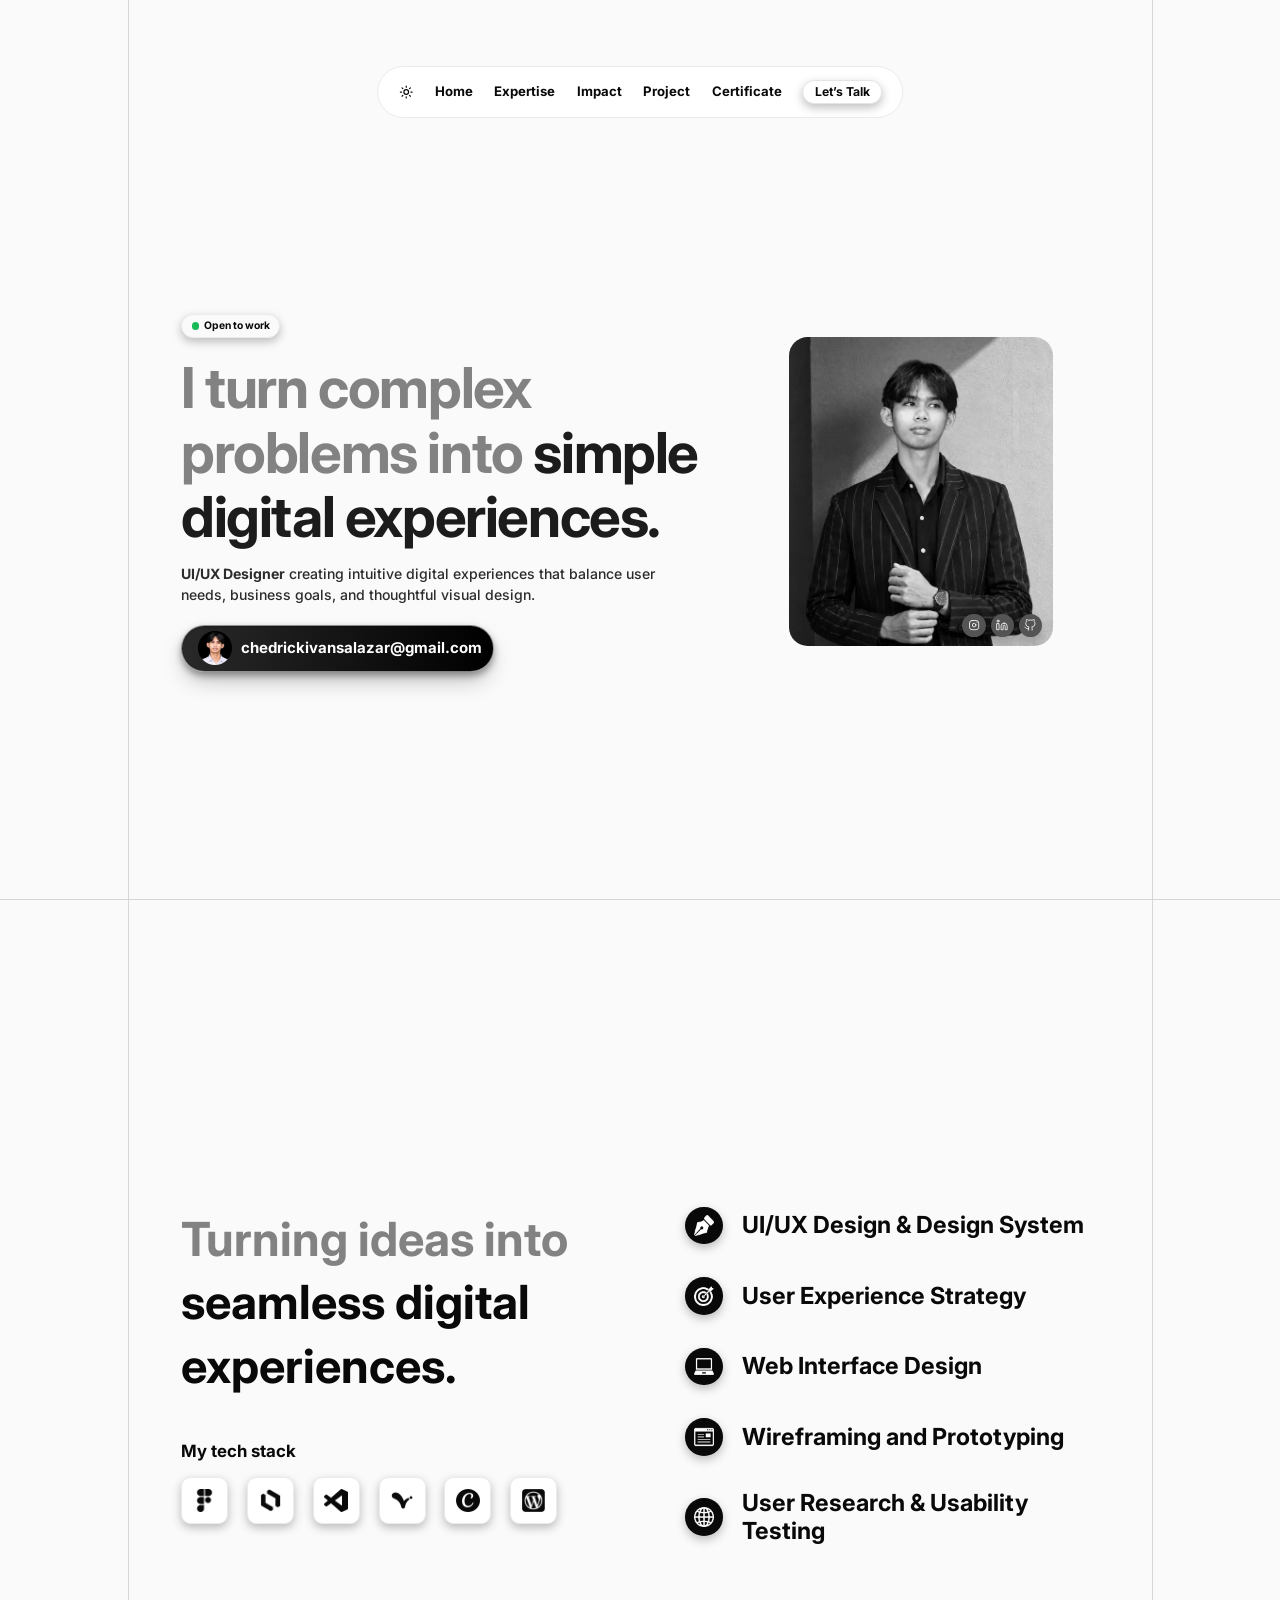
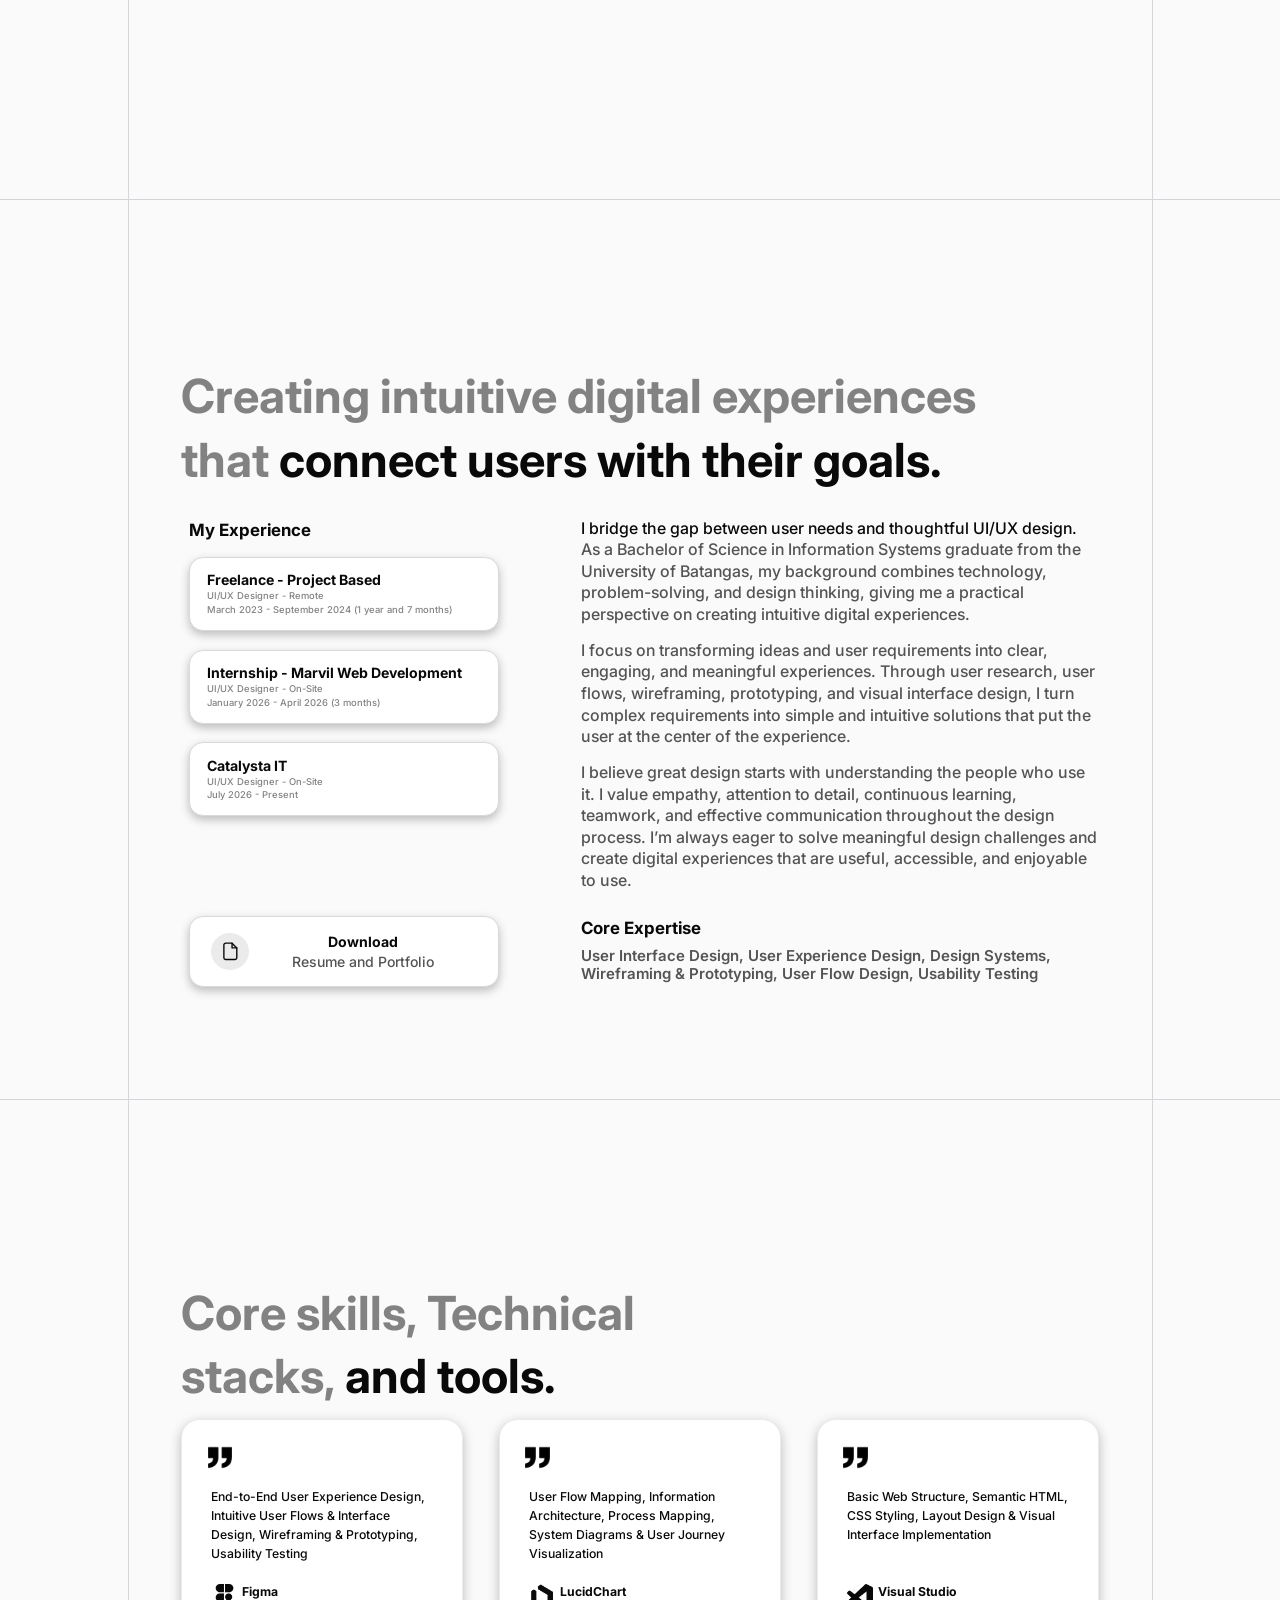
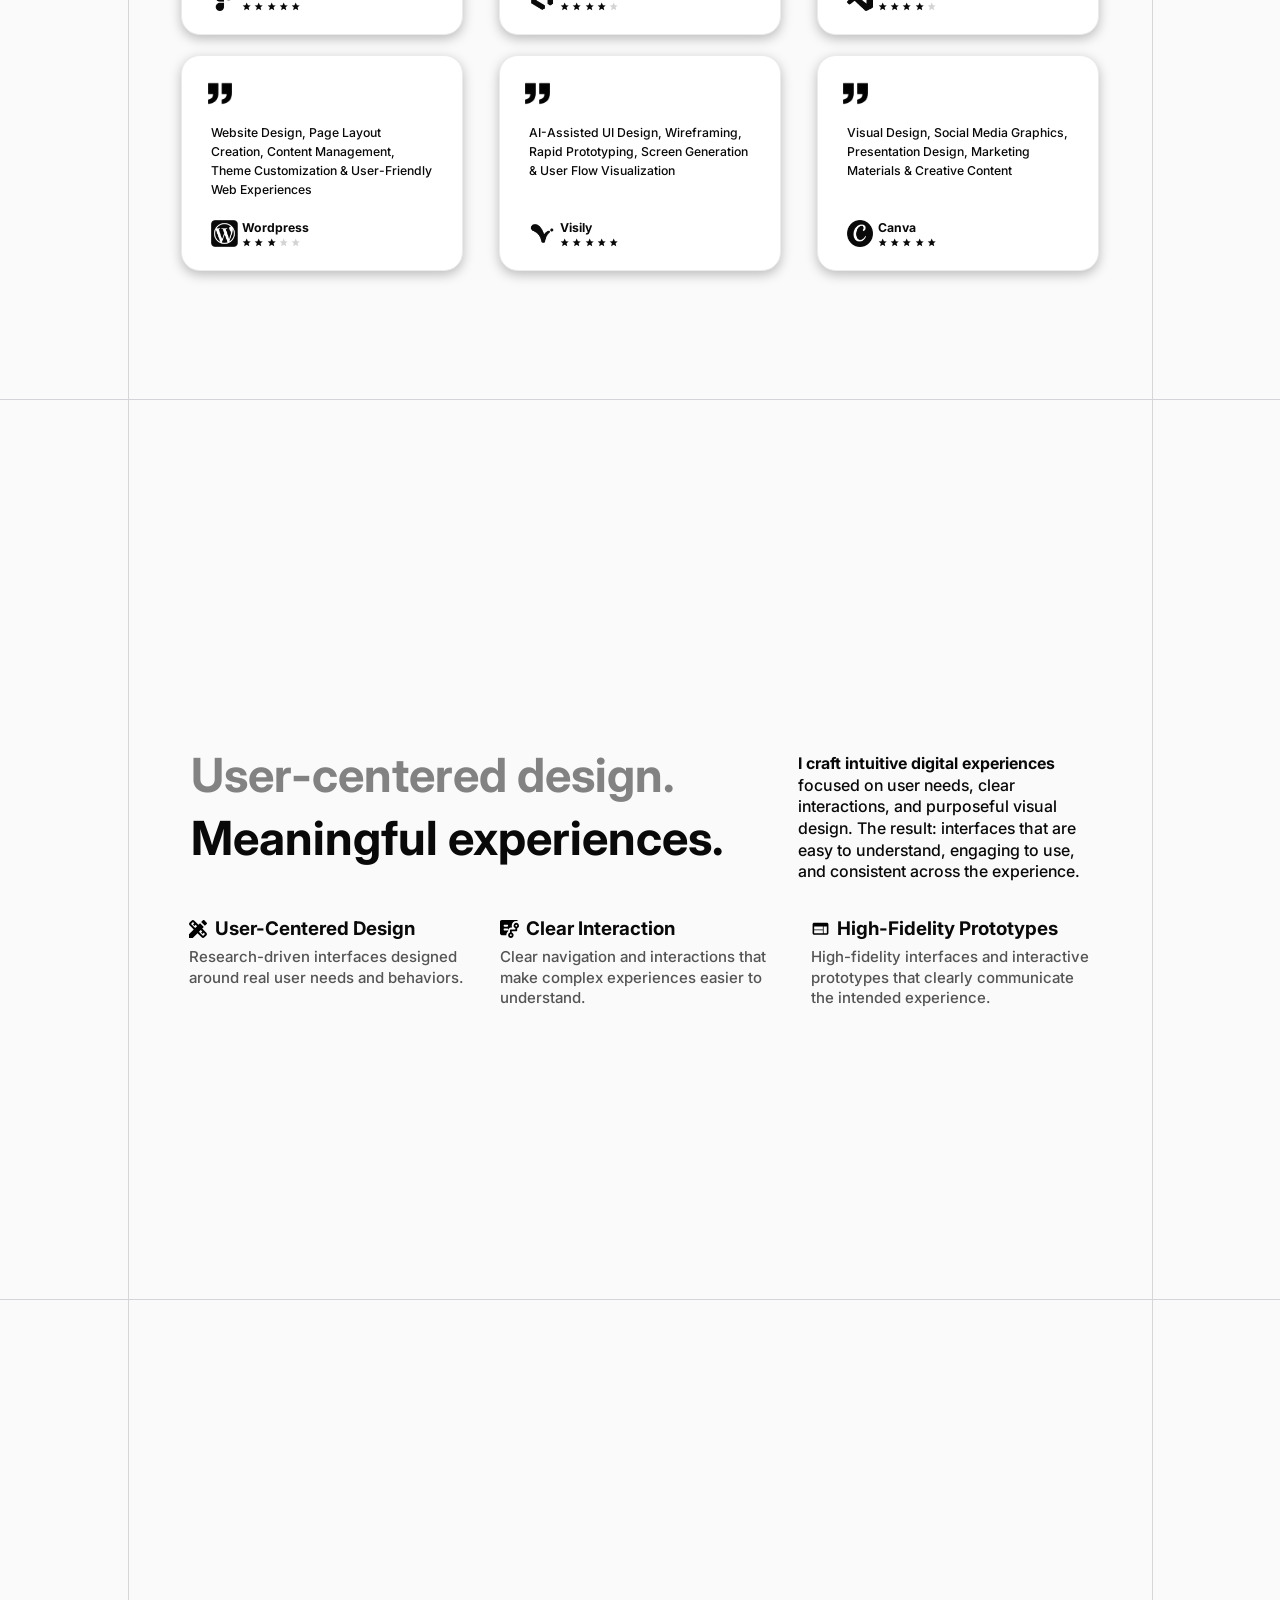
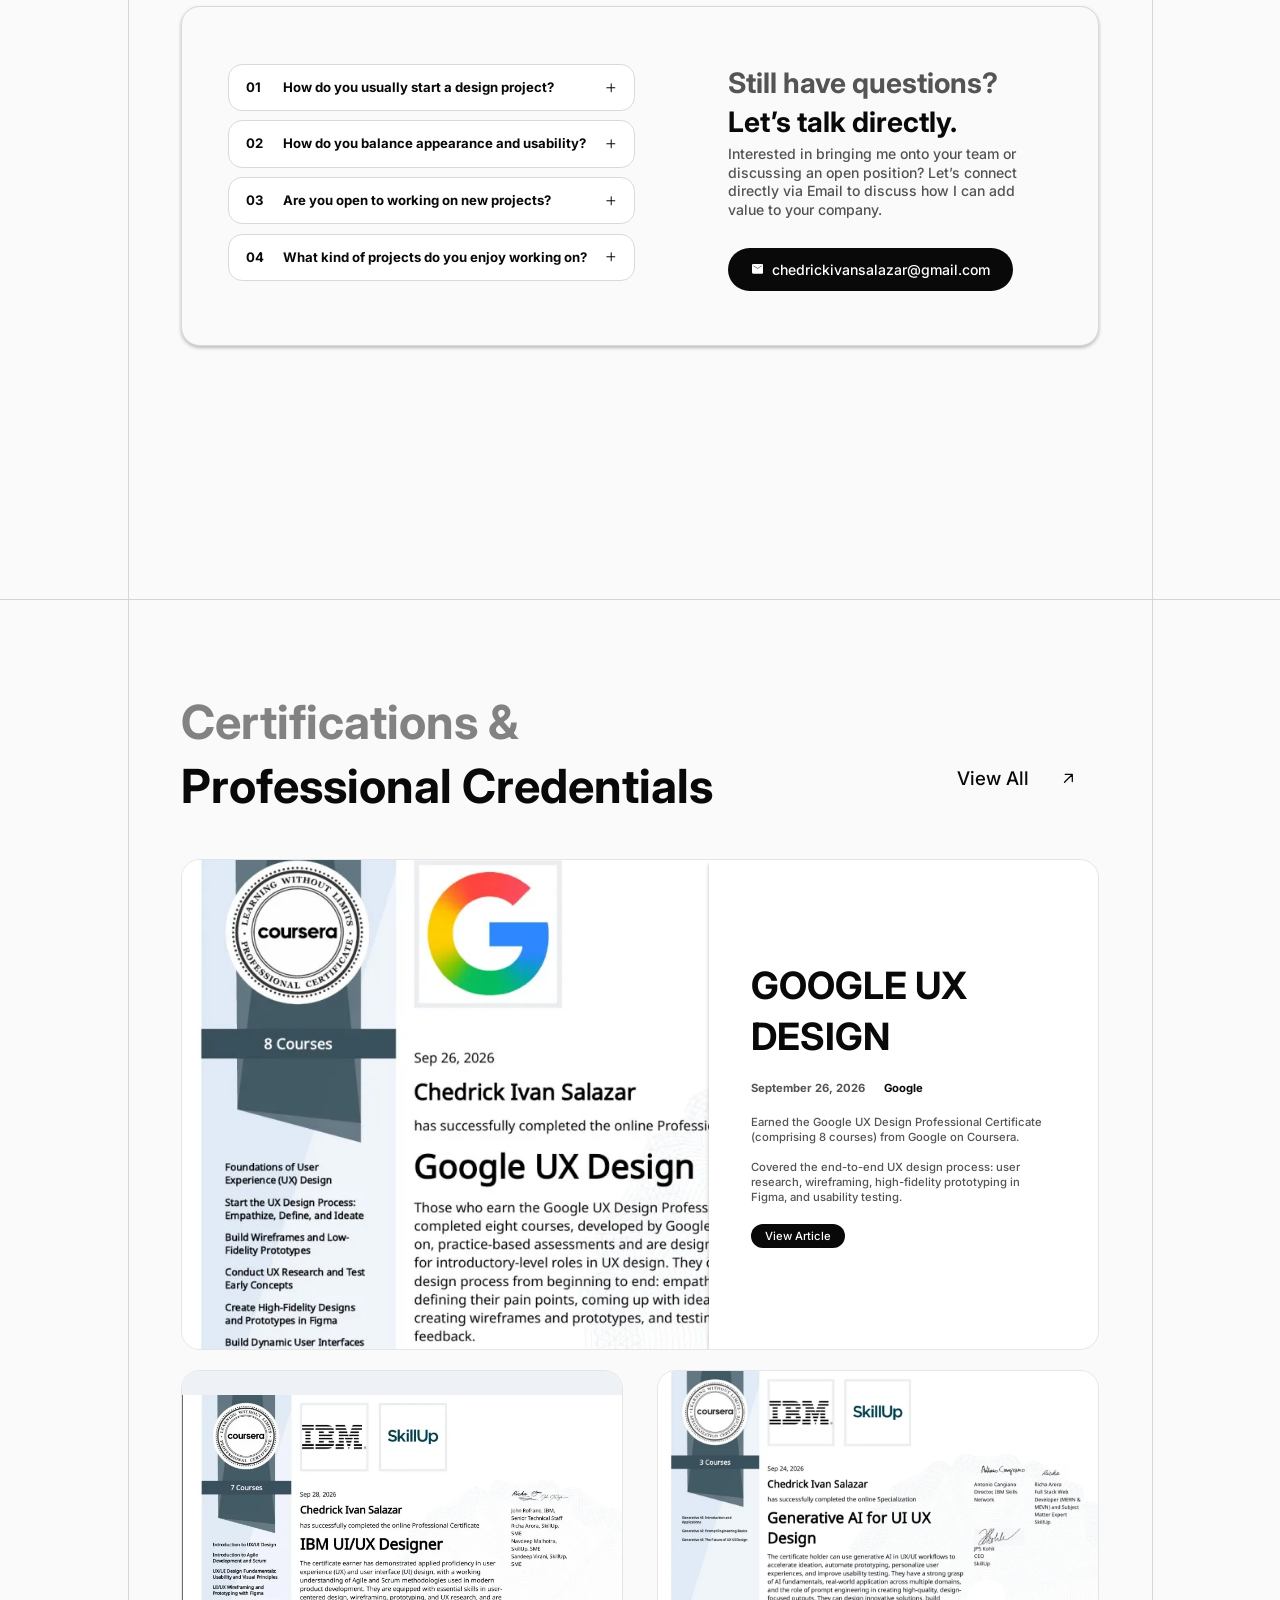
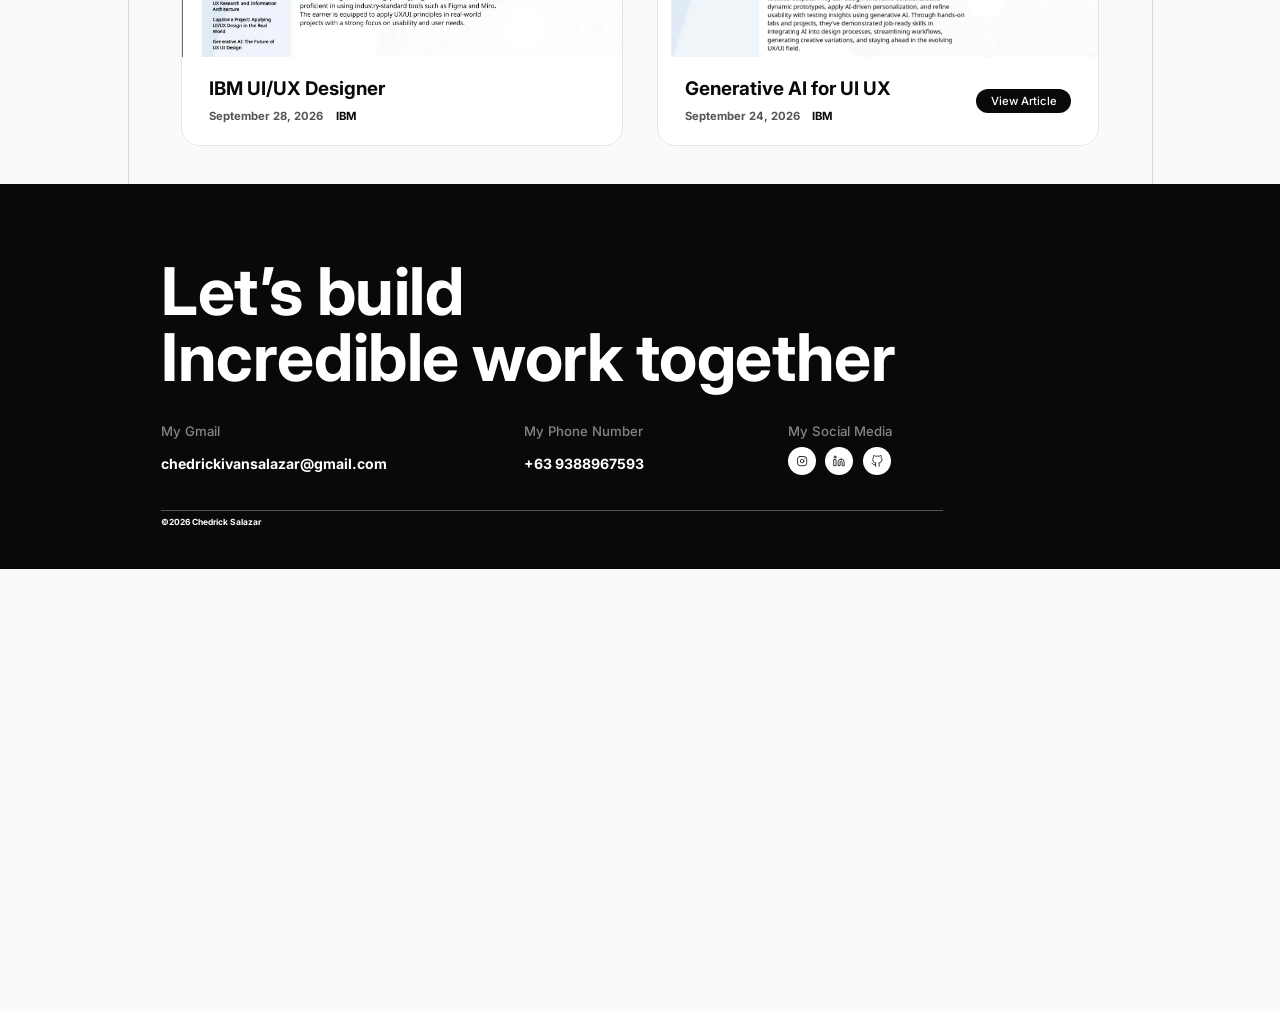
<file: index.html>
<!doctype html>
<html lang="en">
<head>
<meta charset="utf-8">
<meta name="viewport" content="width=device-width, initial-scale=1, viewport-fit=cover">
<title>Chedrick Salazar Portfolio</title>
<meta name="description" content="Portfolio of Chedrick Ivan Salazar, UI/UX Designer.">
<script>
  try { var t = localStorage.getItem("portfolio-theme"); document.documentElement.setAttribute("data-theme", t === "dark" ? "dark" : "light"); } catch (e) { document.documentElement.setAttribute("data-theme", "light"); }
  (function () {
    var FRAME = 1089, FILL = 0.8, root = document.documentElement;
    function fit() {
      var w = window.innerWidth, z = w > FRAME ? w * FILL / FRAME : 1;
      root.style.zoom = z === 1 ? "" : String(z);
      root.style.setProperty("--zoom", String(z));
    }
    fit(); window.addEventListener("resize", fit);
  })();
</script>
<link rel="preconnect" href="https://api.fontshare.com" crossorigin>
<link rel="preconnect" href="https://fonts.googleapis.com">
<link rel="preconnect" href="https://fonts.gstatic.com" crossorigin>
<link rel="stylesheet" href="https://api.fontshare.com/v2/css?f[]=satoshi@500,700,900&display=swap">
<link rel="stylesheet" href="https://fonts.googleapis.com/css2?family=Inter:wght@600&display=swap">
<link rel="stylesheet" href="styles.css?v=14">
</head>
<body>
<nav class="nav" id="nav" aria-label="Main">
  <button class="theme-btn" id="theme-toggle" type="button" aria-label="Switch theme" aria-pressed="false">
    <svg class="ic-sun" viewBox="0 0 24 24" aria-hidden="true"><circle cx="12" cy="12" r="4"/><path d="M12 2v2M12 20v2M4.9 4.9l1.4 1.4M17.7 17.7l1.4 1.4M2 12h2M20 12h2M4.9 19.1l1.4-1.4M17.7 6.3l1.4-1.4"/></svg>
    <svg class="ic-moon" viewBox="0 0 24 24" aria-hidden="true"><path d="M21 12.8A9 9 0 1 1 11.2 3a7 7 0 0 0 9.8 9.8z"/></svg>
  </button>
  <div class="nav-links" id="nav-links">
    <a href="#home" data-scroll-ms="300">Home</a>
    <a href="#expertise" data-scroll-ms="200">Expertise</a>
    <a href="#impact" data-scroll-ms="300">Impact</a>
    <a href="projects.html">Project</a>
    <a href="certificates.html">Certificate</a>
  </div>
  <button class="talk-btn" type="button" data-open-connect>Let’s Talk</button>
  <button class="menu-btn" id="menu-toggle" type="button" aria-label="Open menu" aria-expanded="false" aria-controls="nav-links">
    <svg viewBox="0 0 24 24" aria-hidden="true"><path class="l1" d="M4 7h16"/><path class="l2" d="M4 17h16"/></svg>
  </button>
</nav>

<main class="guides screens">
<section id="home" class="section hero">
  <div class="inner hero-grid">
    <div>
      <div class="live"><i></i>Open to work</div>
      <h1><span class="dim">I turn complex problems into</span> simple digital experiences.</h1>
      <p class="lede"><b>UI/UX Designer</b> creating intuitive digital experiences that balance user needs, business goals, and thoughtful visual design.</p>
      <a class="btn-gmail" href="mailto:chedrickivansalazar@gmail.com">
        <picture><source srcset="img/headshot.webp" type="image/webp"><img class="avatar" src="img/headshot.jpg" alt="" width="36" height="36"></picture>
        <span class="extra" aria-hidden="true"><svg class="plus" viewBox="0 0 12 12"><path d="M6 1.5v9M1.5 6h9"/></svg><svg class="gmail" viewBox="0 0 48 48"><circle cx="24" cy="24" r="24" fill="#fff"/><g transform="translate(9 11) scale(.62)"><path fill="#4caf50" d="M45 16.2l-5 2.75-5 4.75V40h7a3 3 0 0 0 3-3V16.2z"/><path fill="#1e88e5" d="M3 16.2l3.6 1.7 6.4 5.8V40H6a3 3 0 0 1-3-3V16.2z"/><path fill="#e53935" d="M35 11.2l-11 8.25-11-8.25-1 5.8 1 6.7 11 8.25 11-8.25 1-6.7z"/><path fill="#c62828" d="M3 12.3v3.9l10 7.5V11.2L9.9 8.9A4.3 4.3 0 0 0 3 12.3z"/><path fill="#fbc02d" d="M45 12.3v3.9l-10 7.5V11.2l3.1-2.3A4.3 4.3 0 0 1 45 12.3z"/></g></svg></span>
        <span class="addr">chedrickivansalazar@gmail.com</span>
      </a>
    </div>
    <div class="hero-photo">
      <picture>
        <source srcset="img/hero-portrait.webp" type="image/webp">
        <img src="img/hero-portrait.jpg" alt="Portrait of Chedrick Ivan Salazar" width="280" height="328" fetchpriority="high">
      </picture>
      <div class="photo-social" aria-label="Social profiles">
        <a href="https://www.instagram.com/chevzzy" target="_blank" rel="noopener" aria-label="Instagram"><svg viewBox="0 0 24 24" aria-hidden="true"><rect x="3" y="3" width="18" height="18" rx="5"/><path d="M15.5 11.5a3.5 3.5 0 1 1-3-3 3.5 3.5 0 0 1 3 3z"/><path d="M17.5 6.5h.01"/></svg></a>
        <a href="https://www.linkedin.com/in/chedrick-ivan-salazar-059a89426/" target="_blank" rel="noopener" aria-label="LinkedIn"><svg viewBox="0 0 24 24" aria-hidden="true"><path d="M16 8a6 6 0 0 1 6 6v7h-4v-7a2 2 0 0 0-4 0v7h-4v-7a6 6 0 0 1 6-6z"/><rect x="2" y="9" width="4" height="12"/><circle cx="4" cy="4" r="2"/></svg></a>
        <a href="https://github.com/chedrickivansalazar-png" target="_blank" rel="noopener" aria-label="GitHub"><svg viewBox="0 0 24 24" aria-hidden="true"><path d="M9 19c-5 1.5-5-2.5-7-3m14 6v-3.9a3.4 3.4 0 0 0-.9-2.6c3.1-.3 6.4-1.5 6.4-7A5.4 5.4 0 0 0 20 4.8 5.1 5.1 0 0 0 19.9 1S18.7.7 16 2.5a13.4 13.4 0 0 0-7 0C6.3.7 5.1 1 5.1 1A5.1 5.1 0 0 0 5 4.8a5.4 5.4 0 0 0-1.5 3.8c0 5.4 3.3 6.6 6.4 7A3.4 3.4 0 0 0 9 18.1V22"/></svg></a>
      </div>
    </div>
  </div>
</section>

<section id="expertise" class="section expertise">
  <div class="inner exp-grid">
    <div>
      <h2 class="display"><span class="dim">Turning ideas into</span> seamless digital experiences.</h2>
      <p class="stack-title">My tech stack</p>
      <ul class="tiles" aria-label="Tools">
        <li class="tile" title="Figma"><img class="inv" src="img/tool-figma.png" alt="Figma" width="25" height="25"></li>
        <li class="tile" title="Lucidchart"><img class="inv" src="img/tool-lucidchart.png" alt="Lucidchart" width="25" height="25"></li>
        <li class="tile" title="Visual Studio Code"><img class="inv" src="img/tool-vscode.png" alt="Visual Studio Code" width="25" height="25"></li>
        <li class="tile" title="Visily"><img class="inv" src="img/tool-visily.png" alt="Visily" width="25" height="25"></li>
        <li class="tile" title="Canva"><img class="inv" src="img/tool-canva.png" alt="Canva" width="25" height="25"></li>
        <li class="tile" title="WordPress"><img class="inv" src="img/tool-wordpress.png" alt="WordPress" width="25" height="25"></li>
      </ul>
    </div>
    <ul class="services">
      <li><span class="svc-ico"><img src="img/svc-design.png" alt="" width="22" height="22"></span>UI/UX Design &amp; Design System</li>
      <li><span class="svc-ico"><img src="img/svc-strategy.png" alt="" width="22" height="22"></span>User Experience Strategy</li>
      <li><span class="svc-ico"><img src="img/svc-web.png" alt="" width="22" height="22"></span>Web Interface Design</li>
      <li><span class="svc-ico"><img src="img/svc-wireframe.png" alt="" width="22" height="22"></span>Wireframing and Prototyping</li>
      <li><span class="svc-ico"><img src="img/svc-research.png" alt="" width="22" height="22"></span>User Research &amp; Usability Testing</li>
    </ul>
  </div>
</section>

<section id="about" class="section about">
  <div class="inner">
    <h2 class="display"><span class="dim">Creating intuitive digital experiences that</span> connect users with their goals.</h2>
    <div class="about-grid">
      <div>
        <h3 class="col-title">My Experience</h3>
        <ul class="xp-list" id="xp-list">
          <li class="xp"><b>Freelance - Project Based</b><span>UI/UX Designer - Remote</span><span>March 2023 - September 2024 (1 year and 7 months)</span></li>
          <li class="xp"><b>Internship - Marvil Web Development</b><span>UI/UX Designer - On-Site</span><span>January 2026 - April 2026 (3 months)</span></li>
          <li class="xp"><b>Catalysta IT</b><span>UI/UX Designer - On-Site</span><span>July 2026 - Present</span></li>
        </ul>
        <a class="dl-card" href="files/Chedrick-Salazar-Resume-Portfolio.pdf" download>
          <span class="dl-ico"><svg viewBox="0 0 24 24" aria-hidden="true"><path d="M14 2.5H6.5a2 2 0 0 0-2 2v15a2 2 0 0 0 2 2h11a2 2 0 0 0 2-2V8z"/><path d="M14 2.5V8h5.5"/></svg></span>
          <span class="dl-txt"><b>Download</b><span>Resume and Portfolio</span></span>
        </a>
      </div>
      <div class="bio-col">
        <div class="bio">
          <p><span class="lead">I bridge the gap between user needs and thoughtful UI/UX design.</span> As a Bachelor of Science in Information Systems graduate from the University of Batangas, my background combines technology, problem-solving, and design thinking, giving me a practical perspective on creating intuitive digital experiences.</p>
          <p>I focus on transforming ideas and user requirements into clear, engaging, and meaningful experiences. Through user research, user flows, wireframing, prototyping, and visual interface design, I turn complex requirements into simple and intuitive solutions that put the user at the center of the experience.</p>
          <p>I believe great design starts with understanding the people who use it. I value empathy, attention to detail, continuous learning, teamwork, and effective communication throughout the design process. I’m always eager to solve meaningful design challenges and create digital experiences that are useful, accessible, and enjoyable to use.</p>
        </div>
        <div class="core">
          <h3>Core Expertise</h3>
          <p>User Interface Design, User Experience Design, Design Systems, Wireframing &amp; Prototyping, User Flow Design, Usability Testing</p>
        </div>
      </div>
    </div>
  </div>
</section>

<section id="skills" class="section skills-sec">
  <div class="inner">
    <h2 class="display"><span class="dim">Core skills, Technical stacks,</span> and tools.</h2>
    <div class="skills carousel-track" id="skills-list" aria-label="Core skills">
      <article class="skill">
        <img class="quote inv" src="img/quote.png" alt="" width="26" height="26">
        <p>End-to-End User Experience Design, Intuitive User Flows &amp; Interface Design, Wireframing &amp; Prototyping, Usability Testing</p>
        <div class="tool"><img class="inv" src="img/tool-figma.png" alt="" width="28" height="28"><div><b>Figma</b><span class="stars" data-rating="5"></span></div></div>
      </article>
      <article class="skill">
        <img class="quote inv" src="img/quote.png" alt="" width="26" height="26">
        <p>User Flow Mapping, Information Architecture, Process Mapping, System Diagrams &amp; User Journey Visualization</p>
        <div class="tool"><img class="inv" src="img/tool-lucidchart.png" alt="" width="28" height="28"><div><b>LucidChart</b><span class="stars" data-rating="4"></span></div></div>
      </article>
      <article class="skill">
        <img class="quote inv" src="img/quote.png" alt="" width="26" height="26">
        <p>Basic Web Structure, Semantic HTML, CSS Styling, Layout Design &amp; Visual Interface Implementation</p>
        <div class="tool"><img class="inv" src="img/tool-vscode.png" alt="" width="28" height="28"><div><b>Visual Studio</b><span class="stars" data-rating="4"></span></div></div>
      </article>
      <article class="skill">
        <img class="quote inv" src="img/quote.png" alt="" width="26" height="26">
        <p>Website Design, Page Layout Creation, Content Management, Theme Customization &amp; User-Friendly Web Experiences</p>
        <div class="tool"><img class="inv" src="img/tool-wordpress.png" alt="" width="28" height="28"><div><b>Wordpress</b><span class="stars" data-rating="3"></span></div></div>
      </article>
      <article class="skill">
        <img class="quote inv" src="img/quote.png" alt="" width="26" height="26">
        <p>AI-Assisted UI Design, Wireframing, Rapid Prototyping, Screen Generation &amp; User Flow Visualization</p>
        <div class="tool"><img class="inv" src="img/tool-visily.png" alt="" width="28" height="28"><div><b>Visily</b><span class="stars" data-rating="5"></span></div></div>
      </article>
      <article class="skill">
        <img class="quote inv" src="img/quote.png" alt="" width="26" height="26">
        <p>Visual Design, Social Media Graphics, Presentation Design, Marketing Materials &amp; Creative Content</p>
        <div class="tool"><img class="inv" src="img/tool-canva.png" alt="" width="28" height="28"><div><b>Canva</b><span class="stars" data-rating="5"></span></div></div>
      </article>
    </div>
    <div class="carousel-nav" data-carousel-for="skills-list" data-item="skill">
      <button class="arrow prev" type="button" aria-label="Previous skill"><svg viewBox="0 0 24 24" aria-hidden="true"><path d="M15 6l-6 6 6 6"/></svg></button>
      <div class="carousel-dots"></div>
      <button class="arrow next" type="button" aria-label="Next skill"><svg viewBox="0 0 24 24" aria-hidden="true"><path d="M9 6l6 6-6 6"/></svg></button>
    </div>
  </div>
</section>

<section id="impact" class="section impact">
  <div class="inner">
    <div class="impact-head">
      <h2 class="display"><span class="dim">User-centered design.</span><br>Meaningful experiences.</h2>
      <p><b>I craft intuitive digital experiences</b> focused on user needs, clear interactions, and purposeful visual design. The result: interfaces that are easy to understand, engaging to use, and consistent across the experience.</p>
    </div>
    <div class="pillars">
      <div class="pillar">
        <h3><img class="inv" src="img/pillar-design.svg" alt="" width="20" height="20">User-Centered Design</h3>
        <p>Research-driven interfaces designed around real user needs and behaviors.</p>
      </div>
      <div class="pillar">
        <h3><img class="inv" src="img/pillar-interaction.svg" alt="" width="20" height="20">Clear Interaction</h3>
        <p>Clear navigation and interactions that make complex experiences easier to understand.</p>
      </div>
      <div class="pillar">
        <h3><img class="inv" src="img/pillar-prototype.svg" alt="" width="20" height="20">High-Fidelity Prototypes</h3>
        <p>High-fidelity interfaces and interactive prototypes that clearly communicate the intended experience.</p>
      </div>
    </div>
  </div>
</section>

<section id="faq" class="section faq-sec">
  <div class="inner">
    <div class="faq-card">
      <div class="faq">
        <details>
          <summary><span>01</span><span>How do you usually start a design project?</span><span class="plus" aria-hidden="true"></span></summary>
          <p class="ans">I begin by understanding the project, its goals, and the people it's meant for. This helps me create designs that are thoughtful, relevant, and easy to use.</p>
        </details>
        <details>
          <summary><span>02</span><span>How do you balance appearance and usability?</span><span class="plus" aria-hidden="true"></span></summary>
          <p class="ans">I believe a good design should be both visually appealing and easy to navigate. I focus on creating simple layouts that make every interaction feel natural.</p>
        </details>
        <details>
          <summary><span>03</span><span>Are you open to working on new projects?</span><span class="plus" aria-hidden="true"></span></summary>
          <p class="ans">Yes! I'm always excited to explore new ideas and meet people with creative visions. I'd love to collaborate and create something meaningful together.</p>
        </details>
        <details>
          <summary><span>04</span><span>What kind of projects do you enjoy working on?</span><span class="plus" aria-hidden="true"></span></summary>
          <p class="ans">I enjoy designing websites, dashboards, and digital platforms that solve everyday problems. I love turning ideas into experiences that people can easily understand and use.</p>
        </details>
      </div>
      <div class="ask">
        <h2><span class="dim">Still have questions?</span><br>Let’s talk directly.</h2>
        <p>Interested in bringing me onto your team or discussing an open position? Let’s connect directly via Email to discuss how I can add value to your company.</p>
        <a class="btn-mail" href="mailto:chedrickivansalazar@gmail.com">
          <svg viewBox="0 0 12 11" aria-hidden="true"><path d="M1.2 0h9.5A1.2 1.2 0 0 1 11.9 1.2v7.9a1.2 1.2 0 0 1-1.2 1.2H1.2A1.2 1.2 0 0 1 0 9.1V1.2A1.2 1.2 0 0 1 1.2 0zm.3 1.6v.5L5.9 5a.1.1 0 0 0 .1 0l4.4-2.9v-.5L6 4.4z"/></svg>
          <span>chedrickivansalazar@gmail.com</span>
        </a>
      </div>
    </div>
  </div>
</section>

<section id="certificates" class="section certs-sec">
  <div class="inner">
    <div class="cert-head">
      <h2 class="display"><span class="dim">Certifications &amp;</span><br>Professional Credentials</h2>
      <a class="view-all" href="certificates.html">View All <svg viewBox="0 0 24 24" aria-hidden="true"><path d="M7 17L17 7M8 7h9v9"/></svg></a>
    </div>

    <div class="cert-list carousel-track" id="certs-list" aria-label="Certificates">
      <article class="cert-feature">
        <div class="pic">
          <picture>
            <source srcset="img/cert-google.webp" type="image/webp">
            <img src="img/cert-google.jpg" alt="Google UX Design Professional Certificate awarded to Chedrick Ivan Salazar" width="1650" height="1275" loading="lazy">
          </picture>
        </div>
        <div class="txt">
          <h3>Google UX Design</h3>
          <div class="cmeta"><span>September 26, 2026</span><span>Google</span></div>
          <div class="desc">
            <p>Earned the Google UX Design Professional Certificate (comprising 8 courses) from Google on Coursera.</p>
            <p>Covered the end-to-end UX design process: user research, wireframing, high-fidelity prototyping in Figma, and usability testing.</p>
          </div>
          <a class="btn-pill" href="https://coursera.org/verify/professional-cert/ZYHSICMYV543" target="_blank" rel="noopener">View Article</a>
        </div>
      </article>
      <article class="cert-card">
        <div class="pic offset">
          <picture>
            <source srcset="img/cert-ibm.webp" type="image/webp">
            <img src="img/cert-ibm.jpg" alt="IBM UI/UX Designer Professional Certificate" width="870" height="652" loading="lazy">
          </picture>
        </div>
        <div class="foot">
          <div><h3>IBM UI/UX Designer</h3><div class="cmeta"><span>September 28, 2026</span><span>IBM</span></div></div>
        </div>
      </article>
      <article class="cert-card">
        <div class="pic">
          <picture>
            <source srcset="img/cert-genai.webp" type="image/webp">
            <img src="img/cert-genai.jpg" alt="Generative AI for UI UX Design certificate" width="1650" height="1275" loading="lazy">
          </picture>
        </div>
        <div class="foot">
          <div><h3>Generative AI for UI UX</h3><div class="cmeta"><span>September 24, 2026</span><span>IBM</span></div></div>
          <a class="btn-pill" href="https://coursera.org/verify/specialization/KNT0CP72PAKU" target="_blank" rel="noopener">View Article</a>
        </div>
      </article>
    </div>
    <div class="carousel-nav" data-carousel-for="certs-list" data-item="certificate">
      <button class="arrow prev" type="button" aria-label="Previous certificate"><svg viewBox="0 0 24 24" aria-hidden="true"><path d="M15 6l-6 6 6 6"/></svg></button>
      <div class="carousel-dots"></div>
      <button class="arrow next" type="button" aria-label="Next certificate"><svg viewBox="0 0 24 24" aria-hidden="true"><path d="M9 6l6 6-6 6"/></svg></button>
    </div>
  </div>
</section>
</main>

<footer id="contact" class="contact">
  <div class="inner">
    <h2>Let’s build<br>Incredible work together</h2>
    <div class="crow">
      <div><div class="k">My Gmail</div><a class="v" href="mailto:chedrickivansalazar@gmail.com">chedrickivansalazar@gmail.com</a></div>
      <div><div class="k">My Phone Number</div><a class="v" href="tel:+639388967593">+63 9388967593</a></div>
      <div>
        <div class="k">My Social Media</div>
        <div class="foot-social">
          <a href="https://www.instagram.com/chevzzy" target="_blank" rel="noopener" aria-label="Instagram"><svg viewBox="0 0 24 24" aria-hidden="true"><rect x="3" y="3" width="18" height="18" rx="5"/><path d="M15.5 11.5a3.5 3.5 0 1 1-3-3 3.5 3.5 0 0 1 3 3z"/><path d="M17.5 6.5h.01"/></svg></a>
          <a href="https://www.linkedin.com/in/chedrick-ivan-salazar-059a89426/" target="_blank" rel="noopener" aria-label="LinkedIn"><svg viewBox="0 0 24 24" aria-hidden="true"><path d="M16 8a6 6 0 0 1 6 6v7h-4v-7a2 2 0 0 0-4 0v7h-4v-7a6 6 0 0 1 6-6z"/><rect x="2" y="9" width="4" height="12"/><circle cx="4" cy="4" r="2"/></svg></a>
          <a href="https://github.com/chedrickivansalazar-png" target="_blank" rel="noopener" aria-label="GitHub"><svg viewBox="0 0 24 24" aria-hidden="true"><path d="M9 19c-5 1.5-5-2.5-7-3m14 6v-3.9a3.4 3.4 0 0 0-.9-2.6c3.1-.3 6.4-1.5 6.4-7A5.4 5.4 0 0 0 20 4.8 5.1 5.1 0 0 0 19.9 1S18.7.7 16 2.5a13.4 13.4 0 0 0-7 0C6.3.7 5.1 1 5.1 1A5.1 5.1 0 0 0 5 4.8a5.4 5.4 0 0 0-1.5 3.8c0 5.4 3.3 6.6 6.4 7A3.4 3.4 0 0 0 9 18.1V22"/></svg></a>
        </div>
      </div>
    </div>
    <p class="legal">©2026 Chedrick Salazar</p>
  </div>
</footer>

<script src="script.js?v=11"></script>
</body>
</html>
</file>
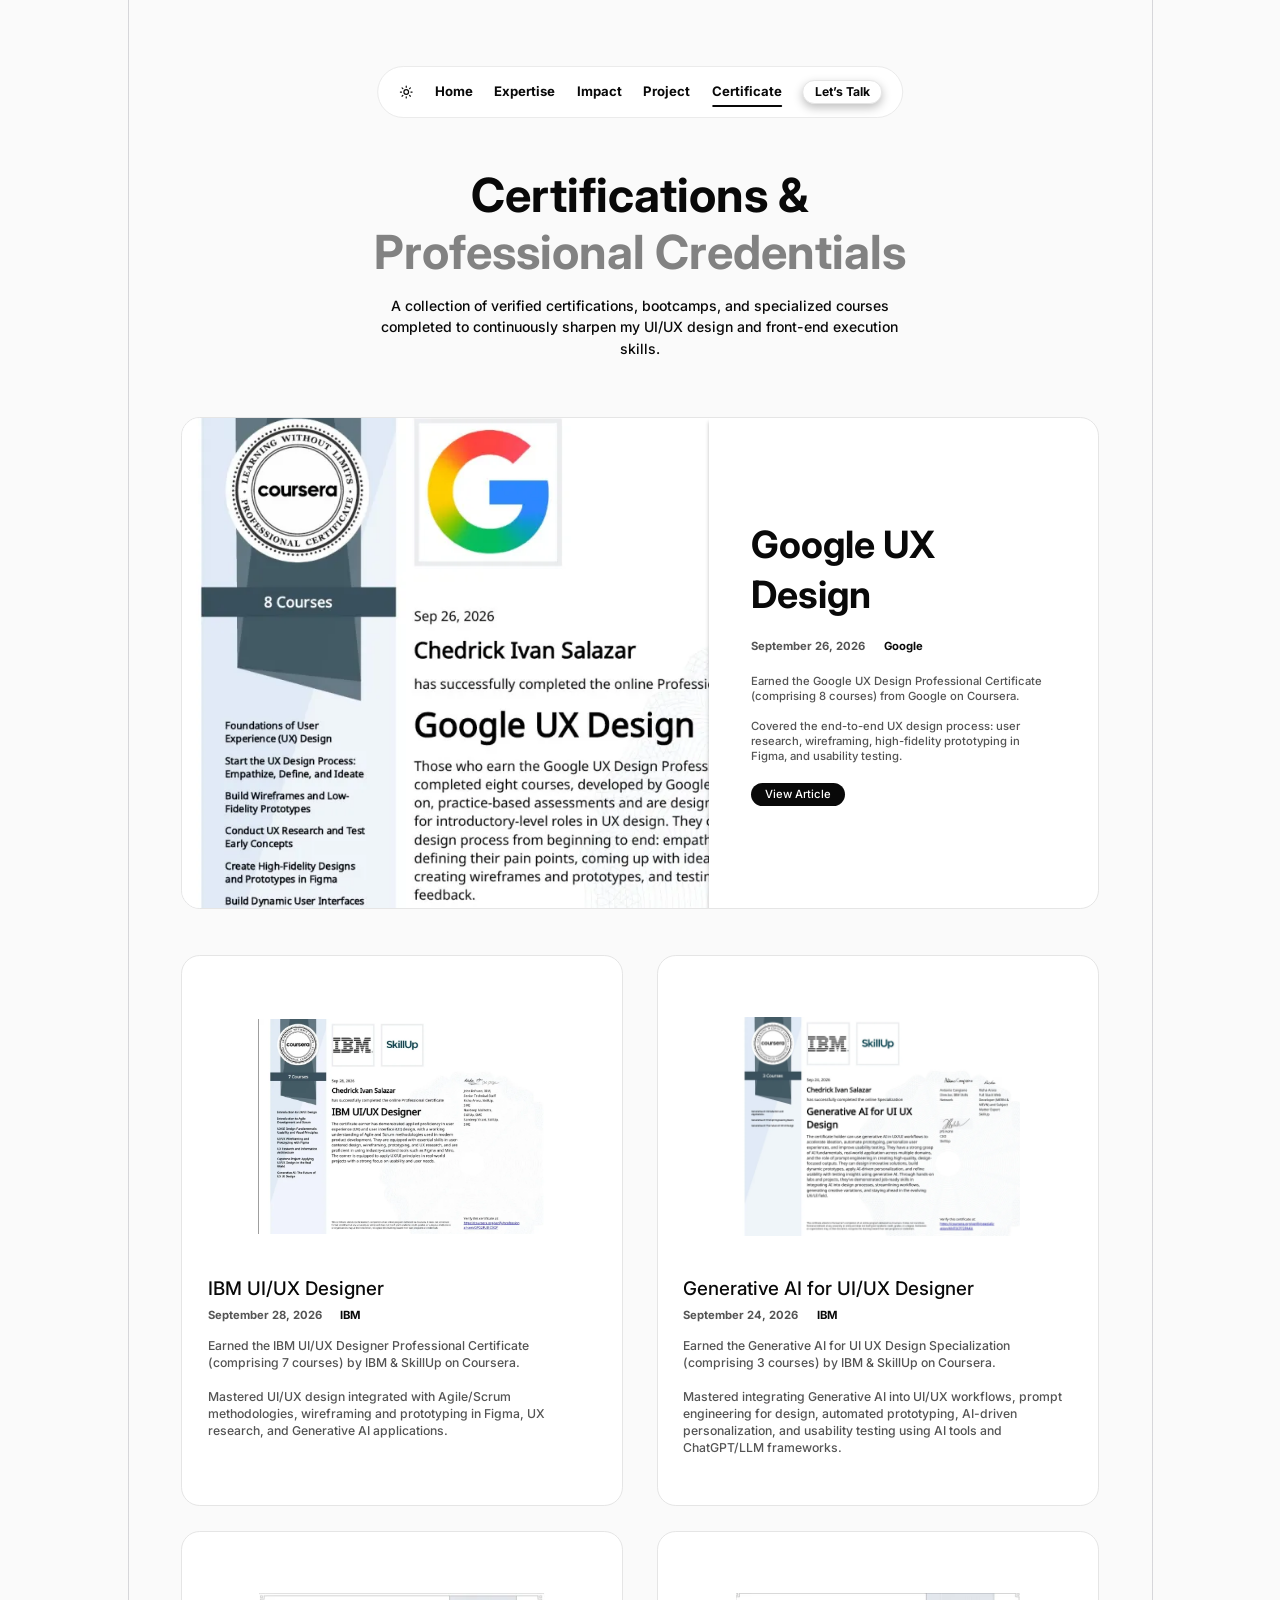
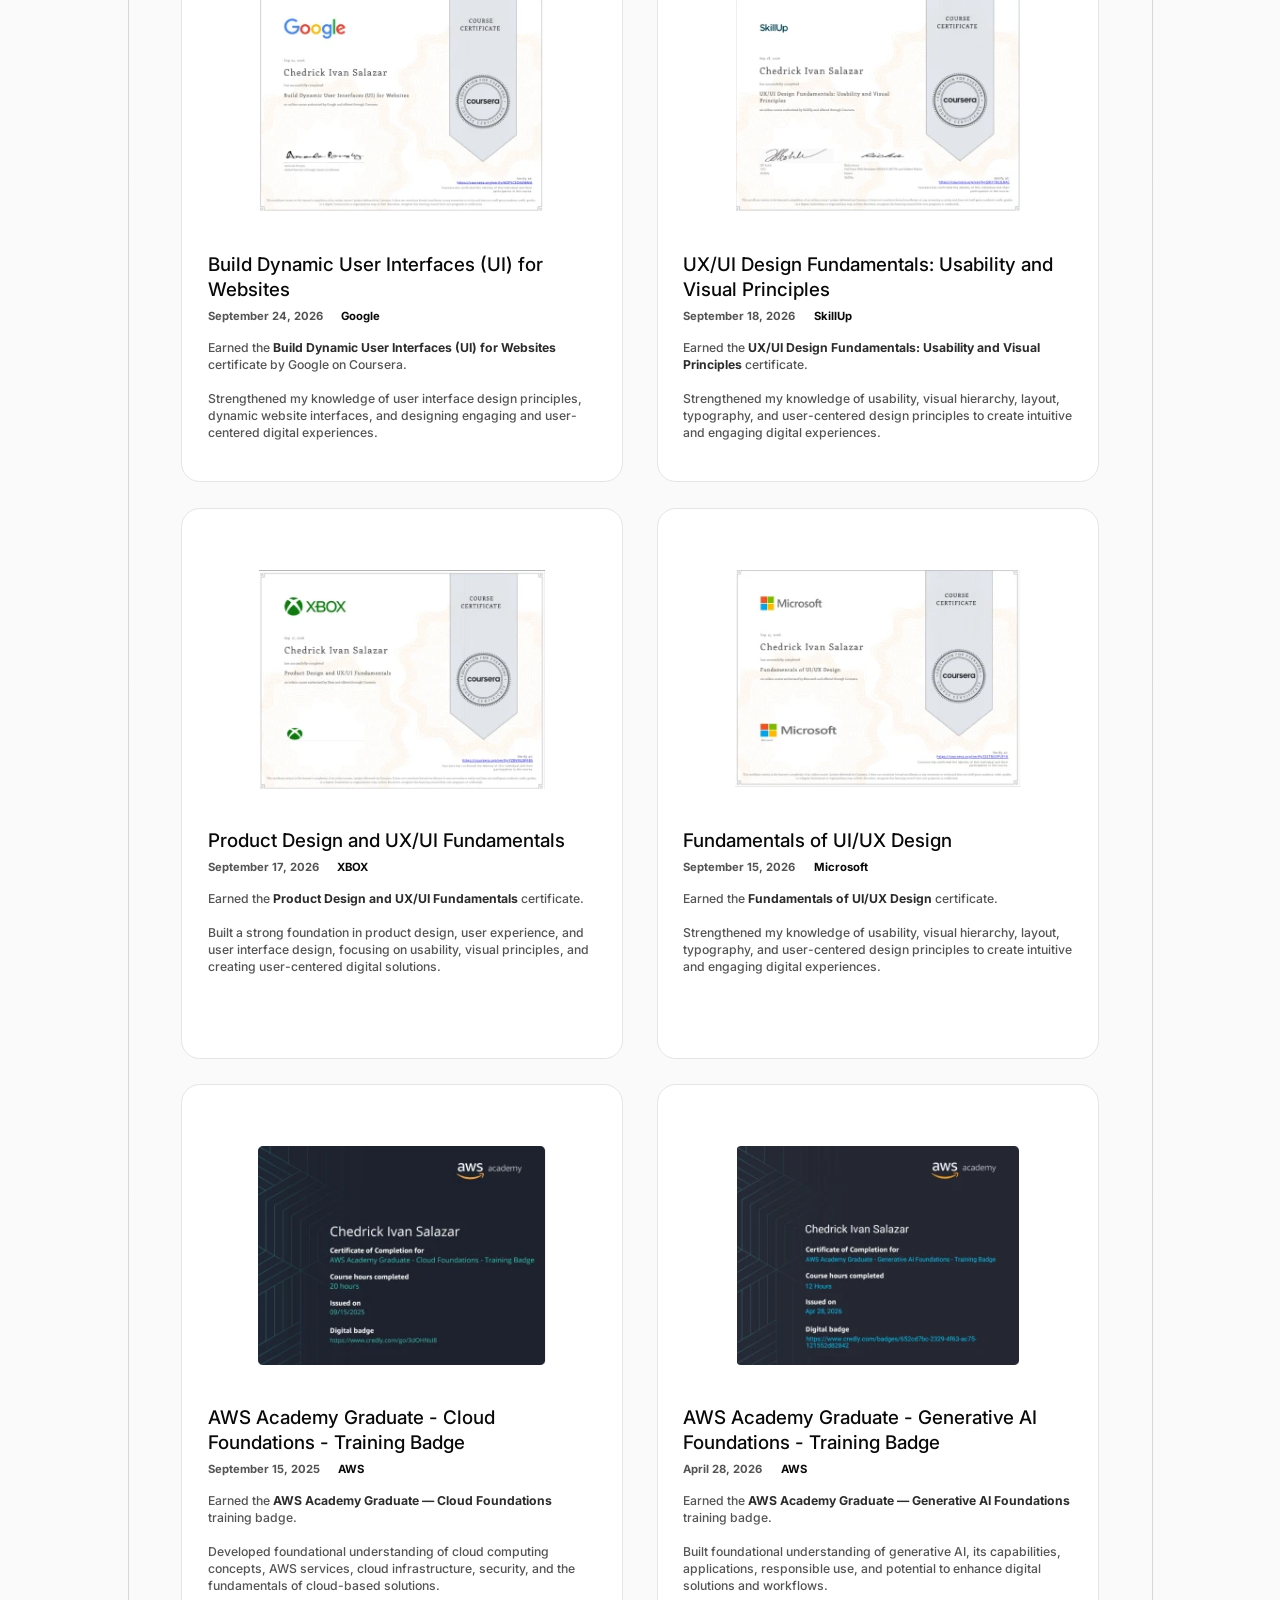
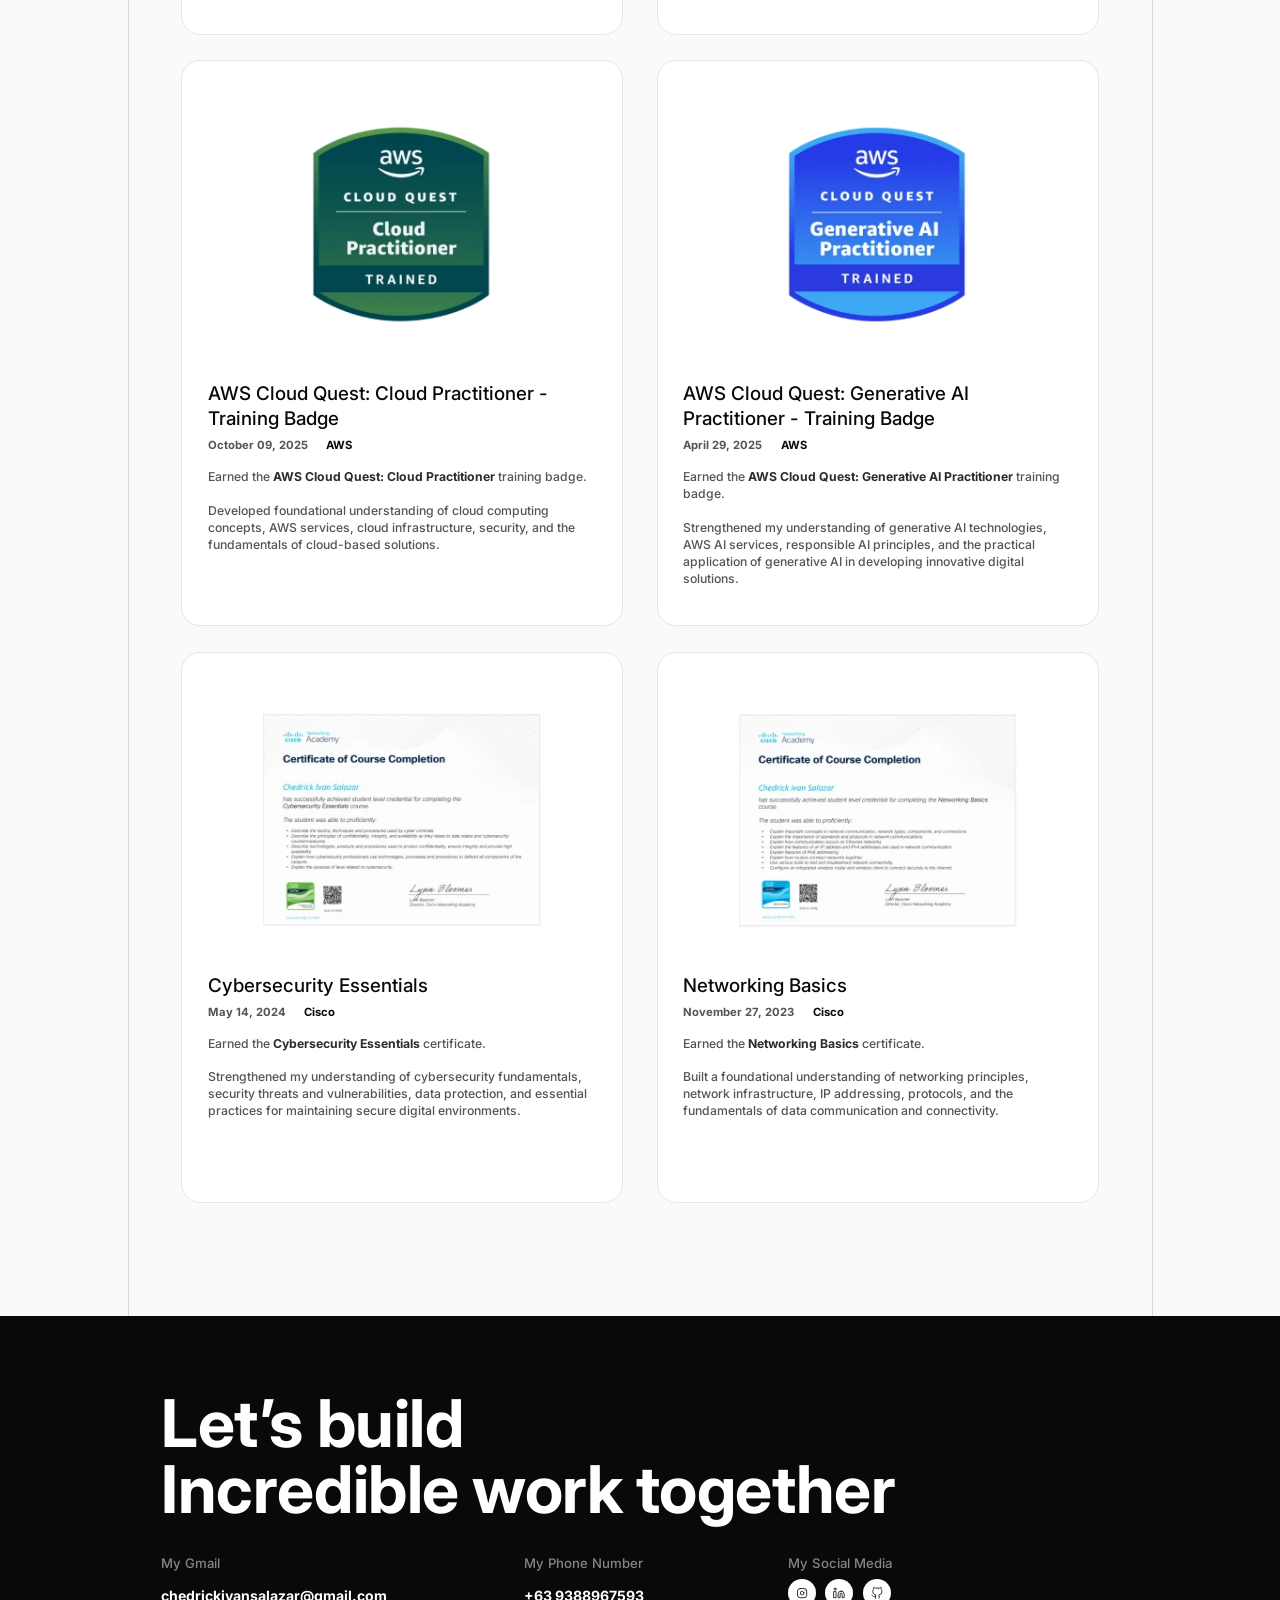
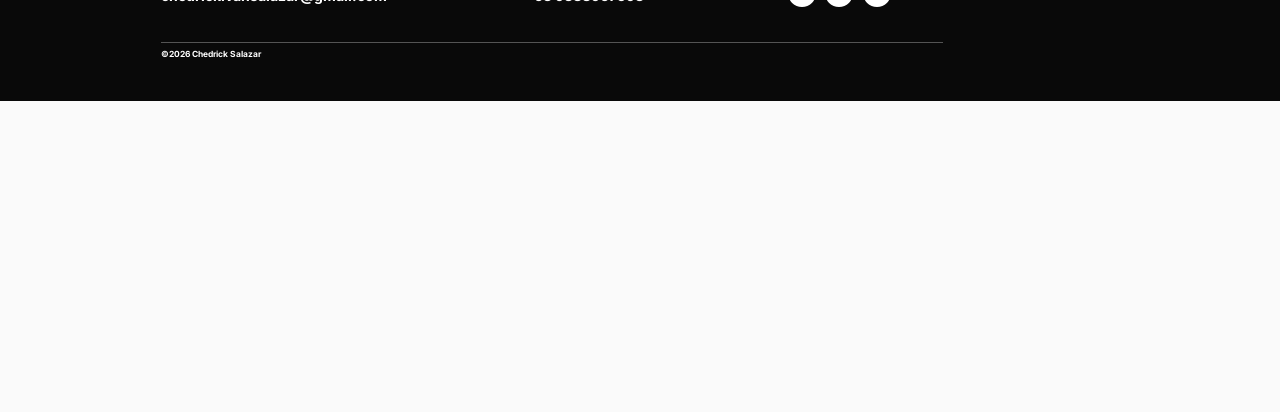
<file: certificates.html>
<!doctype html>
<html lang="en">
<head>
<meta charset="utf-8">
<meta name="viewport" content="width=device-width, initial-scale=1, viewport-fit=cover">
<title>Certificates · Chedrick Salazar</title>
<meta name="description" content="Certifications and professional credentials of Chedrick Ivan Salazar, UI/UX Designer.">
<script>
  try { var t = localStorage.getItem("portfolio-theme"); document.documentElement.setAttribute("data-theme", t === "dark" ? "dark" : "light"); } catch (e) { document.documentElement.setAttribute("data-theme", "light"); }
  (function () {
    var FRAME = 1089, FILL = 0.8, root = document.documentElement;
    function fit() {
      var w = window.innerWidth, z = w > FRAME ? w * FILL / FRAME : 1;
      root.style.zoom = z === 1 ? "" : String(z);
      root.style.setProperty("--zoom", String(z));
    }
    fit(); window.addEventListener("resize", fit);
  })();
</script>
<link rel="preconnect" href="https://api.fontshare.com" crossorigin>
<link rel="preconnect" href="https://fonts.googleapis.com">
<link rel="preconnect" href="https://fonts.gstatic.com" crossorigin>
<link rel="stylesheet" href="https://api.fontshare.com/v2/css?f[]=satoshi@500,700,900&display=swap">
<link rel="stylesheet" href="https://fonts.googleapis.com/css2?family=Inter:wght@600&display=swap">
<link rel="stylesheet" href="styles.css?v=14">
</head>
<body class="certs-page">
<nav class="nav" id="nav" aria-label="Main">
  <button class="theme-btn" id="theme-toggle" type="button" aria-label="Switch theme" aria-pressed="false">
    <svg class="ic-sun" viewBox="0 0 24 24" aria-hidden="true"><circle cx="12" cy="12" r="4"/><path d="M12 2v2M12 20v2M4.9 4.9l1.4 1.4M17.7 17.7l1.4 1.4M2 12h2M20 12h2M4.9 19.1l1.4-1.4M17.7 6.3l1.4-1.4"/></svg>
    <svg class="ic-moon" viewBox="0 0 24 24" aria-hidden="true"><path d="M21 12.8A9 9 0 1 1 11.2 3a7 7 0 0 0 9.8 9.8z"/></svg>
  </button>
  <div class="nav-links" id="nav-links">
    <a href="index.html">Home</a>
    <a href="index.html#expertise">Expertise</a>
    <a href="index.html#impact">Impact</a>
    <a href="projects.html">Project</a>
    <a href="certificates.html" aria-current="page">Certificate</a>
  </div>
  <button class="talk-btn" type="button" data-open-connect>Let’s Talk</button>
  <button class="menu-btn" id="menu-toggle" type="button" aria-label="Open menu" aria-expanded="false" aria-controls="nav-links">
    <svg viewBox="0 0 24 24" aria-hidden="true"><path class="l1" d="M4 7h16"/><path class="l2" d="M4 17h16"/></svg>
  </button>
</nav>

<main class="guides">
<section class="section page-head">
  <div class="inner">
    <h1>Certifications &amp;<br><span class="dim">Professional Credentials</span></h1>
    <p>A collection of verified certifications, bootcamps, and specialized courses completed to continuously sharpen my UI/UX design and front-end execution skills.</p>
  </div>
</section>

<section class="section certs-page" style="padding-bottom:120px">
  <div class="inner">
    <div class="cert-list" id="certs-list" aria-label="Certificates">
      <article class="cert-feature">
        <div class="pic">
          <picture>
            <source srcset="img/cert-google.webp" type="image/webp">
            <img src="img/cert-google.jpg" alt="Google UX Design Professional Certificate awarded to Chedrick Ivan Salazar" width="1650" height="1275" loading="lazy">
          </picture>
        </div>
        <div class="txt">
          <h3>Google UX Design</h3>
          <div class="cmeta"><span>September 26, 2026</span><span>Google</span></div>
          <div class="desc">
            <p>Earned the Google UX Design Professional Certificate (comprising 8 courses) from Google on Coursera.</p>
            <p>Covered the end-to-end UX design process: user research, wireframing, high-fidelity prototyping in Figma, and usability testing.</p>
          </div>
          <a class="btn-pill" href="https://coursera.org/verify/professional-cert/ZYHSICMYV543" target="_blank" rel="noopener">View Article</a>
        </div>
      </article>
      <article class="cert-item">
        <div class="pic"><picture><source srcset="img/cert-ibm.webp" type="image/webp"><img src="img/cert-ibm.jpg" alt="IBM UI/UX Designer Professional Certificate" width="870" height="652" loading="lazy"></picture></div>
        <h3>IBM UI/UX Designer</h3>
        <div class="cmeta"><span>September 28, 2026</span><span>IBM</span></div>
        <div class="desc"><p>Earned the IBM UI/UX Designer Professional Certificate (comprising 7 courses) by IBM &amp; SkillUp on Coursera.</p><p>Mastered UI/UX design integrated with Agile/Scrum methodologies, wireframing and prototyping in Figma, UX research, and Generative AI applications.</p></div>
      </article>
      <article class="cert-item">
        <div class="pic"><picture><source srcset="img/cert-genai.webp" type="image/webp"><img src="img/cert-genai.jpg" alt="Generative AI for UI UX Design certificate" width="1650" height="1275" loading="lazy"></picture></div>
        <h3>Generative AI for UI/UX Designer</h3>
        <div class="cmeta"><span>September 24, 2026</span><span>IBM</span></div>
        <div class="desc"><p>Earned the Generative AI for UI UX Design Specialization (comprising 3 courses) by IBM &amp; SkillUp on Coursera.</p><p>Mastered integrating Generative AI into UI/UX workflows, prompt engineering for design, automated prototyping, AI-driven personalization, and usability testing using AI tools and ChatGPT/LLM frameworks.</p></div>
      </article>
      <article class="cert-item">
        <div class="pic"><picture><source srcset="img/cert-google-ui.webp" type="image/webp"><img src="img/cert-google-ui.jpg" alt="Build Dynamic User Interfaces (UI) for Websites certificate" width="304" height="232" loading="lazy"></picture></div>
        <h3>Build Dynamic User Interfaces (UI) for Websites</h3>
        <div class="cmeta"><span>September 24, 2026</span><span>Google</span></div>
        <div class="desc"><p>Earned the <b>Build Dynamic User Interfaces (UI) for Websites</b> certificate by Google on Coursera.</p><p>Strengthened my knowledge of user interface design principles, dynamic website interfaces, and designing engaging and user-centered digital experiences.</p></div>
      </article>
      <article class="cert-item">
        <div class="pic"><picture><source srcset="img/cert-skillup-uxui.webp" type="image/webp"><img src="img/cert-skillup-uxui.jpg" alt="UX/UI Design Fundamentals: Usability and Visual Principles certificate" width="302" height="231" loading="lazy"></picture></div>
        <h3>UX/UI Design Fundamentals: Usability and Visual Principles</h3>
        <div class="cmeta"><span>September 18, 2026</span><span>SkillUp</span></div>
        <div class="desc"><p>Earned the <b>UX/UI Design Fundamentals: Usability and Visual Principles</b> certificate.</p><p>Strengthened my knowledge of usability, visual hierarchy, layout, typography, and user-centered design principles to create intuitive and engaging digital experiences.</p></div>
      </article>
      <article class="cert-item">
        <div class="pic"><picture><source srcset="img/cert-xbox-product.webp" type="image/webp"><img src="img/cert-xbox-product.jpg" alt="Product Design and UX/UI Fundamentals certificate" width="304" height="233" loading="lazy"></picture></div>
        <h3>Product Design and UX/UI Fundamentals</h3>
        <div class="cmeta"><span>September 17, 2026</span><span>XBOX</span></div>
        <div class="desc"><p>Earned the <b>Product Design and UX/UI Fundamentals</b> certificate.</p><p>Built a strong foundation in product design, user experience, and user interface design, focusing on usability, visual principles, and creating user-centered digital solutions.</p></div>
      </article>
      <article class="cert-item">
        <div class="pic"><picture><source srcset="img/cert-microsoft-uiux.webp" type="image/webp"><img src="img/cert-microsoft-uiux.jpg" alt="Fundamentals of UI/UX Design certificate" width="304" height="231" loading="lazy"></picture></div>
        <h3>Fundamentals of UI/UX Design</h3>
        <div class="cmeta"><span>September 15, 2026</span><span>Microsoft</span></div>
        <div class="desc"><p>Earned the <b>Fundamentals of UI/UX Design</b> certificate.</p><p>Strengthened my knowledge of usability, visual hierarchy, layout, typography, and user-centered design principles to create intuitive and engaging digital experiences.</p></div>
      </article>
      <article class="cert-item">
        <div class="pic"><picture><source srcset="img/cert-aws-cloud-foundations.webp" type="image/webp"><img src="img/cert-aws-cloud-foundations.jpg" alt="AWS Academy Graduate - Cloud Foundations training badge" width="306" height="233" loading="lazy"></picture></div>
        <h3>AWS Academy Graduate - Cloud Foundations - Training Badge</h3>
        <div class="cmeta"><span>September 15, 2025</span><span>AWS</span></div>
        <div class="desc"><p>Earned the <b>AWS Academy Graduate — Cloud Foundations</b> training badge.</p><p>Developed foundational understanding of cloud computing concepts, AWS services, cloud infrastructure, security, and the fundamentals of cloud-based solutions.</p></div>
      </article>
      <article class="cert-item">
        <div class="pic"><picture><source srcset="img/cert-aws-genai-foundations.webp" type="image/webp"><img src="img/cert-aws-genai-foundations.jpg" alt="AWS Academy Graduate - Generative AI Foundations training badge" width="300" height="233" loading="lazy"></picture></div>
        <h3>AWS Academy Graduate - Generative AI Foundations - Training Badge</h3>
        <div class="cmeta"><span>April 28, 2026</span><span>AWS</span></div>
        <div class="desc"><p>Earned the <b>AWS Academy Graduate — Generative AI Foundations</b> training badge.</p><p>Built foundational understanding of generative AI, its capabilities, applications, responsible use, and potential to enhance digital solutions and workflows.</p></div>
      </article>
      <article class="cert-item">
        <div class="pic"><picture><source srcset="img/cert-aws-cloudquest-practitioner.webp" type="image/webp"><img src="img/cert-aws-cloudquest-practitioner.png" alt="AWS Cloud Quest: Cloud Practitioner badge" width="198" height="218" loading="lazy"></picture></div>
        <h3>AWS Cloud Quest: Cloud Practitioner - Training Badge</h3>
        <div class="cmeta"><span>October 09, 2025</span><span>AWS</span></div>
        <div class="desc"><p>Earned the <b>AWS Cloud Quest: Cloud Practitioner</b> training badge.</p><p>Developed foundational understanding of cloud computing concepts, AWS services, cloud infrastructure, security, and the fundamentals of cloud-based solutions.</p></div>
      </article>
      <article class="cert-item">
        <div class="pic"><picture><source srcset="img/cert-aws-cloudquest-genai.webp" type="image/webp"><img src="img/cert-aws-cloudquest-genai.png" alt="AWS Cloud Quest: Generative AI Practitioner badge" width="198" height="218" loading="lazy"></picture></div>
        <h3>AWS Cloud Quest: Generative AI Practitioner - Training Badge</h3>
        <div class="cmeta"><span>April 29, 2025</span><span>AWS</span></div>
        <div class="desc"><p>Earned the <b>AWS Cloud Quest: Generative AI Practitioner</b> training badge.</p><p>Strengthened my understanding of generative AI technologies, AWS AI services, responsible AI principles, and the practical application of generative AI in developing innovative digital solutions.</p></div>
      </article>
      <article class="cert-item">
        <div class="pic"><picture><source srcset="img/cert-cisco-cybersecurity.webp" type="image/webp"><img src="img/cert-cisco-cybersecurity.jpg" alt="Cisco Cybersecurity Essentials certificate" width="296" height="226" loading="lazy"></picture></div>
        <h3>Cybersecurity Essentials</h3>
        <div class="cmeta"><span>May 14, 2024</span><span>Cisco</span></div>
        <div class="desc"><p>Earned the <b>Cybersecurity Essentials</b> certificate.</p><p>Strengthened my understanding of cybersecurity fundamentals, security threats and vulnerabilities, data protection, and essential practices for maintaining secure digital environments.</p></div>
      </article>
      <article class="cert-item">
        <div class="pic"><picture><source srcset="img/cert-cisco-networking.webp" type="image/webp"><img src="img/cert-cisco-networking.jpg" alt="Cisco Networking Basics certificate" width="296" height="227" loading="lazy"></picture></div>
        <h3>Networking Basics</h3>
        <div class="cmeta"><span>November 27, 2023</span><span>Cisco</span></div>
        <div class="desc"><p>Earned the <b>Networking Basics</b> certificate.</p><p>Built a foundational understanding of networking principles, network infrastructure, IP addressing, protocols, and the fundamentals of data communication and connectivity.</p></div>
      </article>
    </div>
  </div>
</section>
</main>

<footer id="contact" class="contact">
  <div class="inner">
    <h2>Let’s build<br>Incredible work together</h2>
    <div class="crow">
      <div><div class="k">My Gmail</div><a class="v" href="mailto:chedrickivansalazar@gmail.com">chedrickivansalazar@gmail.com</a></div>
      <div><div class="k">My Phone Number</div><a class="v" href="tel:+639388967593">+63 9388967593</a></div>
      <div>
        <div class="k">My Social Media</div>
        <div class="foot-social">
          <a href="https://www.instagram.com/chevzzy" target="_blank" rel="noopener" aria-label="Instagram"><svg viewBox="0 0 24 24" aria-hidden="true"><rect x="3" y="3" width="18" height="18" rx="5"/><path d="M15.5 11.5a3.5 3.5 0 1 1-3-3 3.5 3.5 0 0 1 3 3z"/><path d="M17.5 6.5h.01"/></svg></a>
          <a href="https://www.linkedin.com/in/chedrick-ivan-salazar-059a89426/" target="_blank" rel="noopener" aria-label="LinkedIn"><svg viewBox="0 0 24 24" aria-hidden="true"><path d="M16 8a6 6 0 0 1 6 6v7h-4v-7a2 2 0 0 0-4 0v7h-4v-7a6 6 0 0 1 6-6z"/><rect x="2" y="9" width="4" height="12"/><circle cx="4" cy="4" r="2"/></svg></a>
          <a href="https://github.com/chedrickivansalazar-png" target="_blank" rel="noopener" aria-label="GitHub"><svg viewBox="0 0 24 24" aria-hidden="true"><path d="M9 19c-5 1.5-5-2.5-7-3m14 6v-3.9a3.4 3.4 0 0 0-.9-2.6c3.1-.3 6.4-1.5 6.4-7A5.4 5.4 0 0 0 20 4.8 5.1 5.1 0 0 0 19.9 1S18.7.7 16 2.5a13.4 13.4 0 0 0-7 0C6.3.7 5.1 1 5.1 1A5.1 5.1 0 0 0 5 4.8a5.4 5.4 0 0 0-1.5 3.8c0 5.4 3.3 6.6 6.4 7A3.4 3.4 0 0 0 9 18.1V22"/></svg></a>
        </div>
      </div>
    </div>
    <p class="legal">©2026 Chedrick Salazar</p>
  </div>
</footer>

<script src="script.js?v=11"></script>
</body>
</html>
</file>
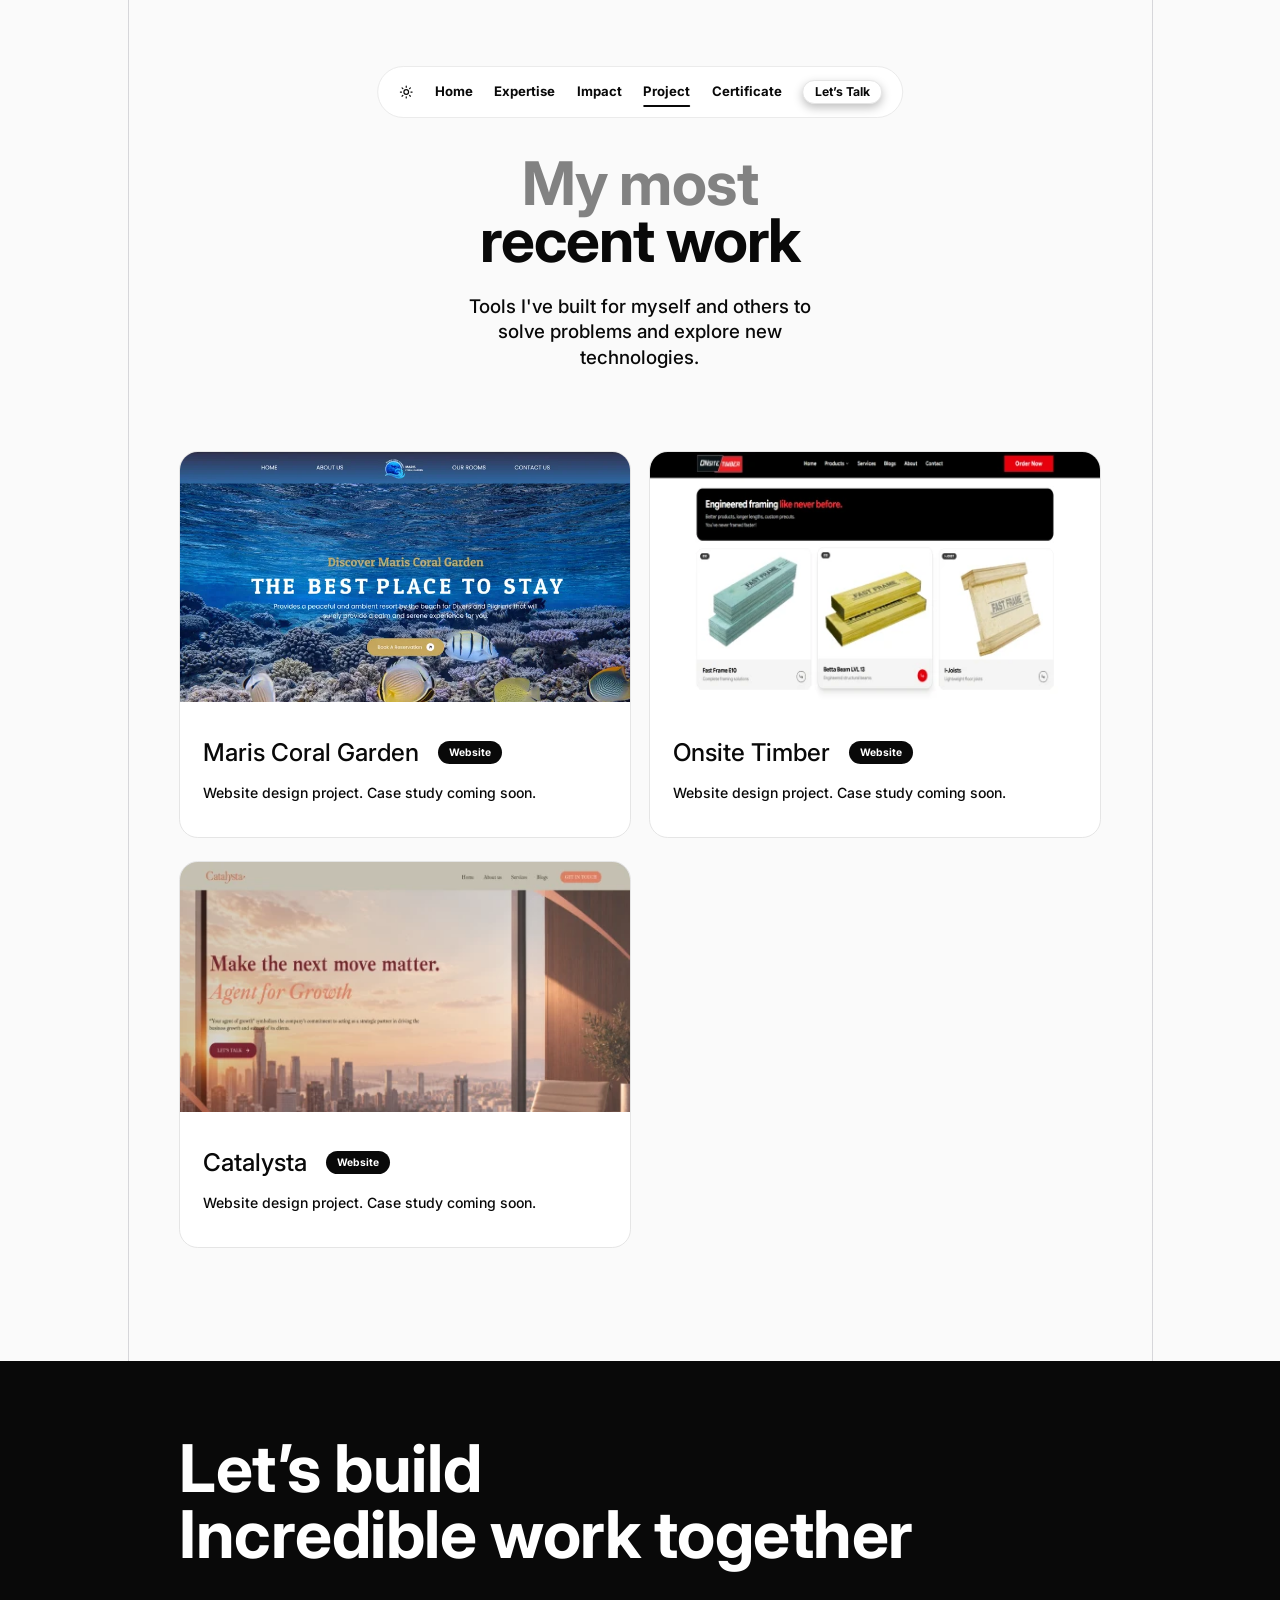
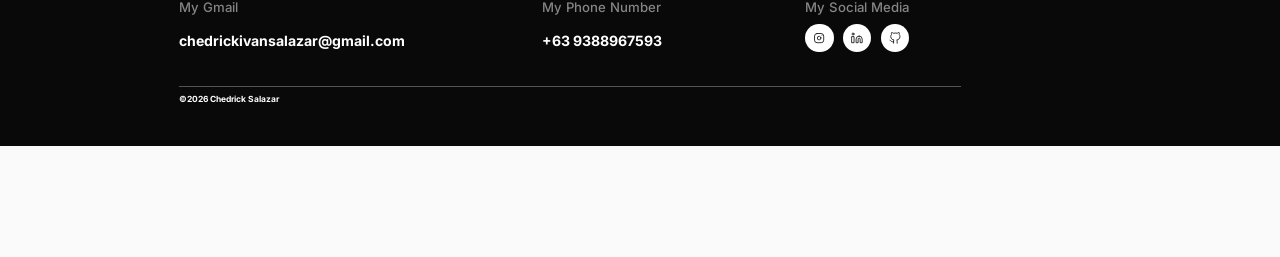
<file: projects.html>
<!doctype html>
<html lang="en">
<head>
<meta charset="utf-8">
<meta name="viewport" content="width=device-width, initial-scale=1, viewport-fit=cover">
<title>Projects · Chedrick Salazar</title>
<meta name="description" content="Selected UI/UX design projects by Chedrick Ivan Salazar.">
<script>
  try { var t = localStorage.getItem("portfolio-theme"); document.documentElement.setAttribute("data-theme", t === "dark" ? "dark" : "light"); } catch (e) { document.documentElement.setAttribute("data-theme", "light"); }
  (function () {
    var FRAME = 1089, FILL = 0.8, root = document.documentElement;
    function fit() {
      var w = window.innerWidth, z = w > FRAME ? w * FILL / FRAME : 1;
      root.style.zoom = z === 1 ? "" : String(z);
      root.style.setProperty("--zoom", String(z));
    }
    fit(); window.addEventListener("resize", fit);
  })();
</script>
<link rel="preconnect" href="https://api.fontshare.com" crossorigin>
<link rel="preconnect" href="https://fonts.googleapis.com">
<link rel="preconnect" href="https://fonts.gstatic.com" crossorigin>
<link rel="stylesheet" href="https://api.fontshare.com/v2/css?f[]=satoshi@500,700,900&display=swap">
<link rel="stylesheet" href="https://fonts.googleapis.com/css2?family=Inter:wght@600&display=swap">
<link rel="stylesheet" href="styles.css?v=14">
</head>
<body class="projects-page">
<nav class="nav" id="nav" aria-label="Main">
  <button class="theme-btn" id="theme-toggle" type="button" aria-label="Switch theme" aria-pressed="false">
    <svg class="ic-sun" viewBox="0 0 24 24" aria-hidden="true"><circle cx="12" cy="12" r="4"/><path d="M12 2v2M12 20v2M4.9 4.9l1.4 1.4M17.7 17.7l1.4 1.4M2 12h2M20 12h2M4.9 19.1l1.4-1.4M17.7 6.3l1.4-1.4"/></svg>
    <svg class="ic-moon" viewBox="0 0 24 24" aria-hidden="true"><path d="M21 12.8A9 9 0 1 1 11.2 3a7 7 0 0 0 9.8 9.8z"/></svg>
  </button>
  <div class="nav-links" id="nav-links">
    <a href="index.html">Home</a>
    <a href="index.html#expertise">Expertise</a>
    <a href="index.html#impact">Impact</a>
    <a href="projects.html" aria-current="page">Project</a>
    <a href="certificates.html">Certificate</a>
  </div>
  <button class="talk-btn" type="button" data-open-connect>Let’s Talk</button>
  <button class="menu-btn" id="menu-toggle" type="button" aria-label="Open menu" aria-expanded="false" aria-controls="nav-links">
    <svg viewBox="0 0 24 24" aria-hidden="true"><path class="l1" d="M4 7h16"/><path class="l2" d="M4 17h16"/></svg>
  </button>
</nav>

<main class="guides">
<section class="section proj-head">
  <div class="inner">
    <h1><span class="dim">My most</span><br>recent work</h1>
    <p>Tools I've built for myself and others to solve problems and explore new technologies.</p>
  </div>
</section>

<section class="section">
  <div class="inner proj-grid">
    <article class="proj">
      <div class="thumb"><picture><source srcset="img/project-maris.webp" type="image/webp"><img src="img/project-maris.jpg" alt="Maris Coral Garden website home page" width="800" height="461" loading="lazy"></picture></div>
      <div class="body">
        <div class="title"><h2>Maris Coral Garden</h2><span class="tag">Website</span></div>
        <p>Website design project. Case study coming soon.</p>
      </div>
    </article>
    <article class="proj">
      <div class="thumb"><picture><source srcset="img/project-onsite-timber.webp" type="image/webp"><img src="img/project-onsite-timber.jpg" alt="Onsite Timber website home page" width="478" height="265" loading="lazy"></picture></div>
      <div class="body">
        <div class="title"><h2>Onsite Timber</h2><span class="tag">Website</span></div>
        <p>Website design project. Case study coming soon.</p>
      </div>
    </article>
    <article class="proj">
      <div class="thumb"><picture><source srcset="img/project-catalysta.webp" type="image/webp"><img src="img/project-catalysta.jpg" alt="Catalysta website home page" width="478" height="265" loading="lazy"></picture></div>
      <div class="body">
        <div class="title"><h2>Catalysta</h2><span class="tag">Website</span></div>
        <p>Website design project. Case study coming soon.</p>
      </div>
    </article>
  </div>
</section>
</main>

<footer id="contact" class="contact">
  <div class="inner">
    <h2>Let’s build<br>Incredible work together</h2>
    <div class="crow">
      <div><div class="k">My Gmail</div><a class="v" href="mailto:chedrickivansalazar@gmail.com">chedrickivansalazar@gmail.com</a></div>
      <div><div class="k">My Phone Number</div><a class="v" href="tel:+639388967593">+63 9388967593</a></div>
      <div>
        <div class="k">My Social Media</div>
        <div class="foot-social">
          <a href="https://www.instagram.com/chevzzy" target="_blank" rel="noopener" aria-label="Instagram"><svg viewBox="0 0 24 24" aria-hidden="true"><rect x="3" y="3" width="18" height="18" rx="5"/><path d="M15.5 11.5a3.5 3.5 0 1 1-3-3 3.5 3.5 0 0 1 3 3z"/><path d="M17.5 6.5h.01"/></svg></a>
          <a href="https://www.linkedin.com/in/chedrick-ivan-salazar-059a89426/" target="_blank" rel="noopener" aria-label="LinkedIn"><svg viewBox="0 0 24 24" aria-hidden="true"><path d="M16 8a6 6 0 0 1 6 6v7h-4v-7a2 2 0 0 0-4 0v7h-4v-7a6 6 0 0 1 6-6z"/><rect x="2" y="9" width="4" height="12"/><circle cx="4" cy="4" r="2"/></svg></a>
          <a href="https://github.com/chedrickivansalazar-png" target="_blank" rel="noopener" aria-label="GitHub"><svg viewBox="0 0 24 24" aria-hidden="true"><path d="M9 19c-5 1.5-5-2.5-7-3m14 6v-3.9a3.4 3.4 0 0 0-.9-2.6c3.1-.3 6.4-1.5 6.4-7A5.4 5.4 0 0 0 20 4.8 5.1 5.1 0 0 0 19.9 1S18.7.7 16 2.5a13.4 13.4 0 0 0-7 0C6.3.7 5.1 1 5.1 1A5.1 5.1 0 0 0 5 4.8a5.4 5.4 0 0 0-1.5 3.8c0 5.4 3.3 6.6 6.4 7A3.4 3.4 0 0 0 9 18.1V22"/></svg></a>
        </div>
      </div>
    </div>
    <p class="legal">©2026 Chedrick Salazar</p>
  </div>
</footer>

<script src="script.js?v=11"></script>
</body>
</html>
</file>
<file: styles.css>
:root {
  color-scheme: light;
  --bg: #fafafa;
  --surface: #ffffff;
  --ink: #090909;
  --ink-2: #1c1c1c;
  --text-2: #2c2c2c;
  --body: #545454;
  --mute: #828282;
  --line: #ebebeb;
  --line-2: #d9d9d9;
  --guide: #d4d4d8;
  --star-off: #d4d4d4;
  --live: #18b957;
  --btn-bg: #090909;
  --btn-fg: #ffffff;
  --chip-bg: #545454;
  --proj-bg: #090909;
  --foot-bg: #090909;
  --foot-fg: #ffffff;
  --foot-mute: #858585;
  --foot-line: #545454;
  --shadow-card: 0 4px 12px rgba(0,0,0,.25);
  --shadow-pop: 0 4px 10px rgba(0,0,0,.25);
  --shadow-soft: 0 2px 4px rgba(0,0,0,.25);
  --scrim: rgba(0,0,0,.45);
  --font: "Satoshi", "Inter", system-ui, -apple-system, "Segoe UI", Roboto, sans-serif;
  --font-inter: "Inter", system-ui, -apple-system, "Segoe UI", Roboto, sans-serif;
  --font-geist: "Geist", "Inter", system-ui, sans-serif;
  --ease-gentle: cubic-bezier(.22, 1, .36, 1);
}
@media (prefers-color-scheme: dark) {
  :root:not([data-theme="light"]) {
    color-scheme: dark;
    --bg: #0d0d0e; --surface: #161618; --ink: #f4f4f5; --ink-2: #ececee; --text-2: #c9c9ce; --body: #a9a9b0; --mute: #74747c;
    --line: #2a2a2e; --line-2: #34343a; --guide: #232327; --star-off: #3c3c42;
    --btn-bg: #f4f4f5; --btn-fg: #0d0d0e; --chip-bg: #2a2a2e; --proj-bg: #161618;
    --foot-bg: #050506; --foot-mute: #8d8d94; --foot-line: #2c2c2c;
    --shadow-card: 0 0 0 rgba(0,0,0,0); --shadow-pop: 0 0 0 rgba(0,0,0,0); --shadow-soft: 0 0 0 rgba(0,0,0,0);
  }
}
:root[data-theme="dark"] {
  color-scheme: dark;
  --bg: #0d0d0e; --surface: #161618; --ink: #f4f4f5; --ink-2: #ececee; --text-2: #c9c9ce; --body: #a9a9b0; --mute: #74747c;
  --line: #2a2a2e; --line-2: #34343a; --guide: #232327; --star-off: #3c3c42;
  --btn-bg: #f4f4f5; --btn-fg: #0d0d0e; --chip-bg: #2a2a2e; --proj-bg: #161618;
  --foot-bg: #050506; --foot-mute: #8d8d94; --foot-line: #2c2c2c;
  --shadow-card: 0 0 0 rgba(0,0,0,0); --shadow-pop: 0 0 0 rgba(0,0,0,0); --shadow-soft: 0 0 0 rgba(0,0,0,0);
}

/* base */
* { box-sizing: border-box; }
html { scroll-behavior: smooth; }
body {
  margin: 0; background: var(--bg); color: var(--ink);
  font-family: var(--font); font-weight: 500; font-size: 15px; line-height: 1.5;
  -webkit-font-smoothing: antialiased;
}
[hidden] { display: none !important; }
img { display: block; max-width: 100%; }
picture { display: contents; }
a { color: inherit; text-decoration: none; }
button { font: inherit; color: inherit; }
a:focus-visible, button:focus-visible, input:focus-visible, textarea:focus-visible, summary:focus-visible {
  outline: 2px solid var(--ink); outline-offset: 3px; border-radius: 8px;
}
h1, h2, h3, p { margin: 0; }
h1, h2 { text-wrap: balance; }
ul { list-style: none; margin: 0; padding: 0; }
.dim { color: var(--mute); }
.sr-only { position: absolute; width: 1px; height: 1px; padding: 0; margin: -1px; overflow: hidden; clip: rect(0 0 0 0); white-space: nowrap; border: 0; }

:root[data-theme="dark"] .inv { filter: invert(1); }
@media (prefers-color-scheme: dark) { :root:not([data-theme="light"]) .inv { filter: invert(1); } }

/* layout */
.inner { width: 100%; max-width: 976px; margin-inline: auto; }
.section {
  padding-inline: max(16px, env(safe-area-inset-left, 0px));
  border-bottom: 1px solid var(--guide);
  scroll-margin-top: 0;
}
.section:last-child { border-bottom: 0; }
html { overflow-x: clip; }
main.guides {
  background:
    linear-gradient(var(--guide), var(--guide)) calc(50% - 544.5px) 0 / 1px 100% no-repeat,
    linear-gradient(var(--guide), var(--guide)) calc(50% + 544.5px) 0 / 1px 100% no-repeat;
}
@media (max-width: 1089px) { main.guides { background: none; } }

@media (min-width: 1090px) {
  main.screens > .section {
    min-height: calc(100vh / var(--zoom, 1));
    display: flex; flex-direction: column; justify-content: center;
    padding-top: 96px; padding-bottom: 40px;
  }
  main.screens > .section > .inner { width: 100%; }
  main.screens > .hero { padding-top: 140px; padding-bottom: 48px; }
  main.screens .about-grid { margin-top: 28px; }
  main.screens .core { margin-top: 26px; }
  main.screens .skills { margin-top: 12px; }
}

.display {
  font-weight: 700; font-size: clamp(34px, 5vw, 50px); line-height: 1.35; letter-spacing: 0; color: var(--ink);
}
.display .dim { color: var(--mute); }

/* nav */
.nav {
  position: fixed; z-index: 30; left: 50%; transform: translateX(-50%);
  top: calc(16px + env(safe-area-inset-top, 0px));
  width: min(559px, calc(100% - 32px)); height: 56px;
  display: flex; align-items: center; gap: 6px;
  background: var(--surface); border: 1px solid var(--line); border-radius: 30px;
  padding: 0 21px 0 16px;
}
@media (min-width: 900px) { .nav { top: 70px; position: absolute; } .nav.stuck { position: fixed; top: 16px; box-shadow: var(--shadow-pop); } }
.theme-btn {
  flex: none; width: 28px; height: 28px; padding: 0; border: 0; border-radius: 50%; background: transparent; cursor: pointer;
  display: grid; place-items: center; color: var(--ink);
}
.theme-btn:hover { background: var(--line); }
.theme-btn svg { width: 15px; height: 15px; fill: none; stroke: currentColor; stroke-width: 2; stroke-linecap: round; stroke-linejoin: round; }
.theme-btn .ic-moon { display: none; }
:root[data-theme="dark"] .theme-btn .ic-moon { display: block; }
:root[data-theme="dark"] .theme-btn .ic-sun { display: none; }
@media (prefers-color-scheme: dark) {
  :root:not([data-theme="light"]) .theme-btn .ic-moon { display: block; }
  :root:not([data-theme="light"]) .theme-btn .ic-sun { display: none; }
}
.nav-links { flex: 1; display: flex; align-items: center; justify-content: space-between; gap: 6px; padding: 0 14px 0 8px; min-width: 0; }
.nav-links a { font-size: 14px; font-weight: 700; white-space: nowrap; padding: 6px 2px; position: relative; }
.nav-links a::after {
  content: ""; position: absolute; left: 2px; right: 2px; bottom: 1px; height: 2px; border-radius: 2px;
  background: currentColor; transform: scaleX(0); transition: transform .2s var(--ease-gentle);
}
.nav-links a:hover::after, .nav-links a[aria-current="page"]::after { transform: scaleX(1); }
.talk-btn {
  flex: none; height: 25px; padding: 0 12px; border-radius: 30px; cursor: pointer;
  border: 1px solid #e5e5e5; background: var(--surface); box-shadow: var(--shadow-pop);
  font-size: 13px; font-weight: 700; color: var(--ink); white-space: nowrap;
  transition: transform .15s;
}
:root[data-theme="dark"] .talk-btn { border-color: var(--line); }
.talk-btn:hover { transform: translateY(-1px); }
.menu-btn {
  display: none; flex: none; width: 30px; height: 30px; border-radius: 50%; padding: 0; cursor: pointer; margin-left: 4px;
  border: 1px solid var(--line); background: var(--surface); color: var(--ink); place-items: center;
}
.menu-btn svg { width: 15px; height: 15px; fill: none; stroke: currentColor; stroke-width: 2; stroke-linecap: round; }
.menu-btn path { transition: transform .2s; transform-origin: 12px 12px; }
.nav.open .menu-btn .l1 { transform: translateY(5px) rotate(45deg); }
.nav.open .menu-btn .l2 { transform: translateY(-5px) rotate(-45deg); }
@media (max-width: 600px) {
  .nav { padding: 0 10px 0 12px; }
  .menu-btn { display: grid; }
  .talk-btn { margin-left: auto; }
  .nav-links {
    display: none; position: absolute; top: calc(100% + 8px); left: 0; right: 0;
    flex-direction: column; align-items: stretch; gap: 0; padding: 8px;
    background: var(--surface); border: 1px solid var(--line); border-radius: 20px; box-shadow: var(--shadow-card);
  }
  .nav.open .nav-links { display: flex; }
  .nav-links a { font-size: 15px; padding: 12px 14px; border-radius: 12px; }
  .nav-links a::after { display: none; }
  .nav-links a:hover { background: var(--line); }
}

/* buttons */
.btn-mail {
  display: inline-flex; align-items: center; justify-content: center; gap: 9px; height: 45px; padding: 0 25px; max-width: 100%;
  background: var(--btn-bg); color: var(--btn-fg); border-radius: 30px; font-size: 15px; font-weight: 500;
  transition: transform .15s, box-shadow .15s;
}
.btn-mail:hover { transform: translateY(-1px); box-shadow: var(--shadow-pop); }
.btn-mail svg { flex: none; width: 12px; height: 11px; fill: currentColor; }
.btn-mail span { overflow: hidden; text-overflow: ellipsis; white-space: nowrap; }
.btn-pill {
  display: inline-flex; align-items: center; justify-content: center; height: 25px; padding: 0 15px; flex: none;
  background: var(--btn-bg); color: var(--btn-fg); border-radius: 20px; font-size: 12px; font-weight: 500; white-space: nowrap;
  transition: opacity .15s;
}
.btn-pill:hover { opacity: .82; }

/* hero */
.hero { padding-top: 189px; padding-bottom: 120px; }
.hero-grid { display: grid; grid-template-columns: minmax(0, 570px) 280px; justify-content: start; column-gap: clamp(40px, 6vw, 79px); align-items: start; }
.live {
  display: inline-flex; align-items: center; gap: 5px; height: 25px; padding: 0 10px;
  background: var(--bg); border: 1px solid var(--line); border-radius: 30px; box-shadow: var(--shadow-pop);
  font-size: 11px; font-weight: 700;
}
.live i { width: 8px; height: 8px; border-radius: 50%; background: var(--live); animation: live-pulse 1.6s ease-in-out infinite; }
@keyframes live-pulse { 0%, 35%, 100% { filter: none; } 55%, 80% { filter: blur(2px); } }
.hero h1 {
  margin-top: 19px; font-weight: 700; font-size: clamp(40px, 6vw, 60px); line-height: 1.15; letter-spacing: -1.5px; color: var(--ink-2);
}
.hero h1 .dim { color: var(--mute); }
.lede { margin-top: 13px; max-width: 520px; font-size: 15px; font-weight: 500; color: var(--text-2); }
.lede b { font-weight: 700; }
.btn-gmail {
  margin-top: 21px; display: inline-flex; align-items: center; gap: 5px; height: 50px; padding: 0 11px 0 12px; max-width: 100%;
  border: 1px solid rgba(255,255,255,.5); border-radius: 100px; color: #fff; font-size: 16px; font-weight: 700;
  background: linear-gradient(90deg, #292929, #000);
  box-shadow: 0 12px 24px -4px rgba(9,9,9,.25), 0 4px 8px rgba(0,0,0,.35), inset 0 1px 2px rgba(0,0,0,.25);
}
.btn-gmail .avatar { flex: none; width: 36px; height: 36px; border-radius: 50%; object-fit: cover; }
.btn-gmail .extra {
  display: inline-flex; align-items: center; gap: 10px; max-width: 0; opacity: 0; overflow: hidden; flex: none;
  transition: max-width .3s linear, opacity .3s linear, margin .3s linear;
}
.btn-gmail:hover .extra, .btn-gmail:focus-visible .extra { max-width: 57px; opacity: 1; margin: 0 5px 0 4px; }
.btn-gmail .plus { flex: none; width: 11px; height: 11px; fill: none; stroke: #fff; stroke-width: 1.6; stroke-linecap: round; }
.btn-gmail .gmail { flex: none; width: 36px; height: 36px; }
.btn-gmail .addr { overflow: hidden; text-overflow: ellipsis; white-space: nowrap; }
.hero-photo { position: relative; margin-top: 25px; width: 280px; aspect-ratio: 280 / 328; border-radius: 20px; overflow: hidden; background: #2a2a2a; }
.hero-photo img { width: 100%; height: 100%; object-fit: cover; }
.photo-social { position: absolute; right: 11px; bottom: 9px; display: flex; gap: 5px; }
.photo-social a {
  width: 25px; height: 25px; border-radius: 50%; display: grid; place-items: center;
  background: var(--chip-bg); color: #fff; box-shadow: 0 8px 16px rgba(0,0,0,.25); transition: transform .15s;
}
.photo-social a:hover { transform: translateY(-2px); }
.photo-social svg, .foot-social svg { width: 13px; height: 13px; fill: none; stroke: currentColor; stroke-width: 1.6; stroke-linecap: round; stroke-linejoin: round; }

/* expertise */
.expertise { padding-top: 82px; padding-bottom: 85px; }
.exp-grid { display: grid; grid-template-columns: minmax(0, 440px) minmax(0, 440px); justify-content: space-between; gap: 40px; }
.expertise .display { max-width: 440px; }
.stack-title { margin-top: 45px; font-size: 18px; font-weight: 700; }
.tiles { margin-top: 13px; display: flex; flex-wrap: wrap; gap: 20px; }
.tile {
  width: 50px; height: 50px; border-radius: 10px; background: var(--surface); border: 1px solid var(--line);
  box-shadow: var(--shadow-pop); display: grid; place-items: center; transition: transform .15s;
}
.tile:hover { transform: translateY(-2px); }
.tile img { width: 25px; height: 25px; object-fit: contain; }
.services { display: grid; gap: 35px; align-content: start; }
.services li { display: flex; align-items: center; gap: 20px; font-size: clamp(19px, 2.2vw, 25px); font-weight: 700; line-height: 1.2; }
.svc-ico {
  flex: none; width: 40px; height: 40px; border-radius: 50%; background: #090909; box-shadow: var(--shadow-pop);
  display: grid; place-items: center;
}
:root[data-theme="dark"] .svc-ico { box-shadow: 0 0 0 1px var(--line-2); }
@media (prefers-color-scheme: dark) { :root:not([data-theme="light"]) .svc-ico { box-shadow: 0 0 0 1px var(--line-2); } }
.svc-ico img { width: 22px; height: 22px; object-fit: contain; }

/* about */
.about { padding-top: 40px; padding-bottom: 120px; }
.about-grid { margin-top: 38px; display: grid; grid-template-columns: 340px minmax(0, 551px); justify-content: space-between; gap: 40px; align-items: start; }
.col-title { font-size: 18px; font-weight: 700; padding-left: 8px; }
.xp-list { margin-top: 15px; display: grid; gap: 20px; padding: 0 0 0 8px; }
.xp {
  width: 100%; max-width: 330px; min-height: 76px; padding: 14px 18px; border-radius: 15px;
  background: var(--surface); border: 1px solid var(--line-2); box-shadow: var(--shadow-pop);
}
.xp b { display: block; font-size: 15px; font-weight: 700; line-height: 1.3; }
.xp span { display: block; font-size: 10px; font-weight: 500; color: var(--mute); line-height: 1.45; }
.dl-card {
  margin: 106px 0 0 8px; display: flex; align-items: center; width: calc(100% - 8px); max-width: 330px; min-height: 76px; padding: 0 23px;
  border-radius: 15px; background: var(--surface); border: 1px solid var(--line-2); box-shadow: var(--shadow-pop); transition: transform .15s;
}
.dl-card:hover { transform: translateY(-2px); }
.dl-ico { flex: none; width: 40px; height: 40px; border-radius: 50%; background: var(--line); display: grid; place-items: center; }
.dl-ico svg { width: 22px; height: 22px; fill: none; stroke: var(--ink); stroke-width: 1.6; stroke-linecap: round; stroke-linejoin: round; }
.dl-txt { flex: 1; text-align: center; line-height: 1.4; }
.dl-txt b { display: block; font-size: 15px; font-weight: 700; }
.dl-txt span { display: block; font-size: 15px; font-weight: 500; color: var(--body); }
.bio { display: grid; gap: 15px; font-size: 17px; font-weight: 500; line-height: 23px; color: var(--body); }
.bio .lead { color: var(--ink); display: block; }
.core { margin-top: 38px; }
.core h3 { font-size: 18px; font-weight: 700; }
.core p { margin-top: 6px; font-family: var(--font-inter); font-size: 16px; font-weight: 600; color: var(--body); line-height: 1.2; }

/* skills */
.skills-sec { padding-top: 41px; padding-bottom: 55px; }
.skills-sec .display { max-width: 644px; }
.skills { margin-top: 16px; display: grid; grid-template-columns: repeat(3, minmax(0, 300px)); justify-content: space-between; gap: 21px 24px; }
.skill {
  min-height: 230px; padding: 27px 27px 24px 31px; display: flex; flex-direction: column;
  background: var(--surface); border: 1px solid var(--line); border-radius: 20px; box-shadow: var(--shadow-card);
  transition: transform .2s var(--ease-gentle);
}
.skill:hover { transform: translateY(-3px); }
.skill .quote { width: 26px; height: 26px; margin-left: -4px; }
.skill p { margin-top: 20px; font-size: 13px; line-height: 20px; font-weight: 500; max-width: 242px; }
.tool { margin-top: auto; padding-top: 18px; display: flex; align-items: center; gap: 5px; }
.tool img { width: 28px; height: 28px; object-fit: contain; }
.tool b { display: block; font-size: 13px; font-weight: 700; line-height: 20px; }
.stars { display: flex; gap: 3px; }
.stars svg { width: 10px; height: 10px; fill: var(--ink); }
.stars svg.off { fill: var(--star-off); }

/* impact */
.impact { padding-top: 64px; padding-bottom: 56px; }
.impact-head { display: grid; grid-template-columns: minmax(0, 597px) minmax(0, 320px); justify-content: space-between; gap: 32px; align-items: start; }
.impact-head .display { padding-left: 11px; }
.impact-head p { margin-top: 11px; font-size: 17px; font-weight: 500; line-height: 23px; color: var(--ink); }
.impact-head p b { font-weight: 700; }
.pillars { margin-top: 34px; display: grid; grid-template-columns: repeat(3, minmax(0, 1fr)); gap: 25px; padding-left: 8px; }
.pillar h3 { display: flex; align-items: center; gap: 8px; font-size: 20px; font-weight: 700; }
.pillar h3 img { width: 20px; height: 20px; flex: none; }
.pillar p { margin-top: 4px; font-size: 16px; font-weight: 500; line-height: 22px; color: var(--body); max-width: 318px; }

/* faq */
.faq-sec { padding-top: 66px; padding-bottom: 106px; }
.faq-card {
  display: grid; grid-template-columns: minmax(0, 433px) minmax(0, 327px); justify-content: space-between; gap: 40px;
  padding: 61px 66px 58px 49px; border-radius: 20px; background: var(--bg); border: 1px solid var(--line-2); box-shadow: var(--shadow-soft);
}
.faq { display: grid; gap: 10px; align-content: start; }
.faq details { border: 1px solid var(--line-2); border-radius: 15px; background: var(--surface); transition: box-shadow .2s; }
.faq details[open] { box-shadow: var(--shadow-pop); }
.faq summary {
  list-style: none; cursor: pointer; min-height: 48px; padding: 13px 18px; display: grid; grid-template-columns: 39px 1fr 14px; align-items: center;
  font-size: 14px; font-weight: 700; line-height: 1.3;
}
.faq summary::-webkit-details-marker { display: none; }
.faq .plus { position: relative; width: 14px; height: 14px; }
.faq .plus::before, .faq .plus::after { content: ""; position: absolute; left: 50%; top: 50%; width: 10px; height: 1.5px; border-radius: 1px; background: var(--ink); transform: translate(-50%, -50%); transition: transform .25s var(--ease-gentle); }
.faq .plus::after { transform: translate(-50%, -50%) rotate(90deg); }
.faq details[open] .plus::after { transform: translate(-50%, -50%) rotate(0deg); }
.faq .ans { padding: 0 18px 16px 57px; font-size: 13px; font-weight: 500; line-height: 20px; color: var(--body); }
.faq details[open] .ans { animation: faq-in .3s var(--ease-gentle); }
@keyframes faq-in { from { opacity: 0; transform: translateY(-4px); } }
.ask h2 { font-size: 30px; font-weight: 700; line-height: 41px; }
.ask h2 .dim { color: var(--body); }
.ask p { margin-top: 4px; font-size: 15px; font-weight: 500; line-height: 20px; color: var(--body); }
.ask .btn-mail { margin-top: 30px; min-width: 288px; }

/* certificates */
.certs-sec { padding-top: 77px; padding-bottom: 80px; }
.cert-head { display: flex; justify-content: space-between; align-items: flex-end; gap: 24px; flex-wrap: wrap; }
.cert-head .display { max-width: 644px; }
.view-all { display: inline-flex; align-items: center; gap: 32px; font-size: 20px; font-weight: 500; margin: 0 22px 26px 0; }
.view-all svg { width: 20px; height: 20px; fill: none; stroke: var(--ink); stroke-width: 1.6; stroke-linecap: round; stroke-linejoin: round; transition: transform .2s; }
.view-all:hover svg { transform: translate(2px, -2px); }
.cert-list { margin-top: 44px; display: grid; grid-template-columns: repeat(2, minmax(0, 470px)); justify-content: space-between; gap: 21px 17px; }
.cert-feature {
  grid-column: 1 / -1; display: grid; grid-template-columns: 552fr 408fr; min-height: 523px;
  border: 1px solid #e5e5e5; border-radius: 20px; overflow: hidden; background: var(--surface);
}
:root[data-theme="dark"] .cert-feature, :root[data-theme="dark"] .cert-card { border-color: var(--line); }
@media (prefers-color-scheme: dark) { :root:not([data-theme="light"]) .cert-feature, :root:not([data-theme="light"]) .cert-card { border-color: var(--line); } }
.cert-feature .pic { position: relative; overflow: hidden; background: #eef1f5; }
.cert-feature .pic img { position: absolute; left: -1.9%; top: -3.6%; width: 184.8%; max-width: none; height: auto; }
.cert-feature .txt { padding: 40px 45px; display: flex; flex-direction: column; justify-content: center; box-shadow: 0 4px 4px rgba(0,0,0,.25); position: relative; }
.cert-feature h3 { font-size: clamp(30px, 4vw, 40px); font-weight: 700; line-height: 1.35; text-transform: uppercase; max-width: 260px; }
.cmeta { margin-top: 18px; display: flex; gap: 20px; font-size: 12px; font-weight: 700; color: var(--ink); }
.cmeta span:first-child { color: var(--body); }
.cert-feature .desc { margin-top: 20px; display: grid; gap: 16px; max-width: 318px; font-size: 12px; font-weight: 500; line-height: 16px; color: var(--body); }
.cert-feature .btn-pill { margin-top: 20px; align-self: flex-start; }
.cert-card { position: relative; height: 400px; border: 1px solid #e5e5e5; border-radius: 20px; overflow: hidden; background: var(--surface); }
.cert-card .pic { position: absolute; inset: 0 0 94px; overflow: hidden; background: #eef1f5; }
.cert-card .pic img { width: 100%; height: auto; }
.cert-card .pic.offset img { width: 104.7%; max-width: none; margin-top: 25px; }
.cert-card .foot {
  position: absolute; left: 0; right: 0; bottom: 0; height: 94px; padding: 0 29px 0 29px; background: var(--surface);
  display: flex; align-items: center; justify-content: space-between; gap: 14px;
}
.cert-card h3 { font-size: 20px; font-weight: 700; line-height: 1.2; }
.cert-card .cmeta { margin-top: 8px; gap: 13px; }

/* footer */
.contact { background: var(--foot-bg); color: var(--foot-fg); padding: 80px max(16px, env(safe-area-inset-left, 0px)) 43px; }
.contact .inner { max-width: 1018px; }
.contact h2 { font-size: clamp(40px, 7vw, 70px); font-weight: 700; line-height: 1; letter-spacing: -.5px; max-width: 831px; }
.crow { margin-top: 33px; display: grid; grid-template-columns: 386px 280px auto; max-width: 831px; gap: 24px 0; }
.crow .k { font-size: 14px; font-weight: 500; color: var(--foot-mute); }
.crow .v { margin-top: 6px; padding-block: 6px; display: inline-block; font-size: 15px; font-weight: 700; overflow-wrap: anywhere; }
.crow a.v:hover { text-decoration: underline; text-underline-offset: 3px; }
.foot-social { margin-top: 6px; display: flex; gap: 10px; }
.foot-social a { width: 30px; height: 30px; border-radius: 50%; background: #fff; color: #090909; display: grid; place-items: center; transition: transform .15s; }
.foot-social a:hover { transform: translateY(-2px); }
.legal { margin-top: 32px; max-width: 831px; border-top: 1px solid var(--foot-line); padding-top: 6px; font-size: 9px; font-weight: 700; }

/* sub pages */
.page-head { padding-top: 178px; padding-bottom: 62px; text-align: center; border-bottom: 0; }
.page-head h1 { font-size: clamp(36px, 5vw, 50px); font-weight: 700; line-height: 1.2; }
.page-head h1 .dim { color: var(--mute); }
.page-head p { margin: 16px auto 0; max-width: 591px; font-size: 15px; font-weight: 500; }
.page-head + .section { padding-top: 0; }
.projects-page .inner { max-width: 980px; }
.proj-head { padding-top: 165px; padding-bottom: 86px; border-bottom: 0; text-align: center; }
.proj-head h1 { font-size: clamp(40px, 6vw, 64px); font-weight: 700; line-height: .95; letter-spacing: -1px; }
.proj-head h1 .dim { color: var(--mute); }
.proj-head p { margin: 26px auto 0; max-width: 400px; font-size: 20px; font-weight: 500; line-height: 27px; }
.proj-grid { padding-bottom: 120px; display: grid; grid-template-columns: repeat(2, minmax(0, 480px)); justify-content: space-between; gap: 25px 20px; }
.proj {
  display: flex; flex-direction: column; overflow: hidden; border-radius: 20px;
  background: var(--surface); border: 1px solid #e5e5e5; color: var(--ink);
  transition: transform .2s var(--ease-gentle), box-shadow .2s;
}
:root[data-theme="dark"] .proj { border-color: var(--line); }
@media (prefers-color-scheme: dark) { :root:not([data-theme="light"]) .proj { border-color: var(--line); } }
.proj:hover { transform: translateY(-4px); box-shadow: var(--shadow-card); }
.proj .thumb { position: relative; aspect-ratio: 478 / 266; overflow: hidden; background: var(--line); }
.proj .thumb img { position: absolute; inset: 0; width: 100%; height: 100%; object-fit: cover; object-position: top; }
.proj .body { padding: 38px 24px 36px; }
.proj .title { display: flex; align-items: center; gap: 20px; flex-wrap: wrap; }
.proj h2 { font-size: 26px; font-weight: 500; line-height: 1.2; }
.proj .body > p { margin-top: 18px; font-size: 15px; font-weight: 500; line-height: 20px; max-width: 400px; }
.tag { display: inline-flex; align-items: center; height: 24px; padding: 0 12px; border-radius: 20px; background: var(--btn-bg); color: var(--btn-fg); font-size: 11px; font-weight: 700; white-space: nowrap; }
.certs-page .cert-list { margin-top: 0; row-gap: 27px; }
.certs-page .cert-feature { margin-bottom: 22px; }
.certs-page .cert-feature h3 { text-transform: none; }
.cert-item { display: flex; flex-direction: column; min-height: 586px; padding: 0 27px 40px; border: 1px solid #e5e5e5; border-radius: 20px; background: var(--surface); }
:root[data-theme="dark"] .cert-item { border-color: var(--line); }
@media (prefers-color-scheme: dark) { :root:not([data-theme="light"]) .cert-item { border-color: var(--line); } }
.cert-item .pic { height: 340px; padding-top: 65px; display: flex; justify-content: center; align-items: flex-start; }
.cert-item .pic img { width: auto; max-width: 306px; max-height: 233px; object-fit: contain; }
.cert-item h3 { font-size: 20px; font-weight: 500; line-height: 27px; }
.cert-item .cmeta { margin-top: 6px; }
.cert-item .desc { margin-top: 16px; display: grid; gap: 18px; font-size: 13px; font-weight: 500; line-height: 18px; color: var(--body); }
.cert-item .desc b { font-weight: 700; color: var(--text-2); }

/* let's connect */
.connect {
  position: fixed; inset: 0 0 auto auto; margin: 0; width: min(487px, 100%); max-width: 100%; height: auto; max-height: 100dvh;
  padding: 69px 44px 52px 45px; border: 0; border-radius: 0 0 0 20px; overflow-y: auto;
  background: var(--surface); color: var(--ink); box-shadow: -10px 0 40px rgba(0,0,0,.2);
}
.connect::backdrop { background: var(--scrim); -webkit-backdrop-filter: blur(8px); backdrop-filter: blur(8px); }
.connect[open] { animation: drawer-in .38s var(--ease-gentle); }
.connect[open]::backdrop { animation: scrim-in .38s ease-out; }
.connect.closing { animation: drawer-out .25s ease-in forwards; }
.connect.closing::backdrop { animation: scrim-out .25s ease-in forwards; }
@keyframes drawer-in { from { transform: translateX(100%); } }
@keyframes drawer-out { to { transform: translateX(100%); } }
@keyframes scrim-in { from { opacity: 0; } }
@keyframes scrim-out { to { opacity: 0; } }
.connect .x {
  position: absolute; top: 18px; right: 18px; width: 32px; height: 32px; border-radius: 50%; border: 0; background: transparent; cursor: pointer;
  display: grid; place-items: center; color: var(--body);
}
.connect .x:hover { background: var(--line); color: var(--ink); }
.connect .x svg { width: 16px; height: 16px; stroke: currentColor; stroke-width: 2; stroke-linecap: round; fill: none; }
.connect h2 { font-size: 30px; font-weight: 700; line-height: 41px; }
.connect .sub { font-size: 13px; font-weight: 500; }
.who { margin-top: 26px; display: flex; align-items: center; gap: 5px; }
.who img { width: 40px; height: 40px; border-radius: 50%; object-fit: cover; }
.who b { display: block; font-size: 15px; font-weight: 700; line-height: 20px; }
.who a { display: block; font-size: 10px; font-weight: 700; color: var(--body); }
.who a:hover { text-decoration: underline; }
.cform { margin-top: 25px; display: grid; grid-template-columns: 202fr 184fr; gap: 0 12px; }
.cform label { display: block; font-size: 11px; font-weight: 900; margin-bottom: 4px; }
.cform input, .cform textarea {
  width: 100%; font: inherit; font-size: 13px; font-weight: 700; color: var(--ink);
  background: var(--surface); border: 1px solid var(--line-2); border-radius: 10px; padding: 10px 9px; outline: none;
  transition: border-color .15s, box-shadow .15s;
}
.cform input { height: 40px; }
.cform textarea { height: 196px; resize: vertical; }
.cform input::placeholder, .cform textarea::placeholder { color: var(--body); opacity: 1; }
.cform input:focus, .cform textarea:focus { border-color: var(--ink); box-shadow: 0 0 0 3px color-mix(in srgb, var(--ink) 12%, transparent); }
.cform .full { grid-column: 1 / -1; }
.cform .msg { margin-top: 65px; }
.cform .err { grid-column: 1 / -1; min-height: 16px; margin-top: 4px; font-size: 11px; font-weight: 700; color: #d93025; }
.send {
  grid-column: 1 / -1; margin-top: 0; height: 35px; border: 0; border-radius: 20px; cursor: pointer;
  background: var(--btn-bg); color: var(--btn-fg); font-size: 13px; font-weight: 700; transition: opacity .15s;
}
.send:hover { opacity: .85; }
body.modal-open { overflow: hidden; }
.send:disabled { opacity: .6; cursor: progress; }
.cform .hp { position: absolute; left: -9999px; width: 1px; height: 1px; opacity: 0; pointer-events: none; }
.cform .err a { color: inherit; text-decoration: underline; text-underline-offset: 2px; }
.sent { margin-top: 40px; padding: 36px 28px; border: 1px solid var(--line-2); border-radius: 15px; text-align: center; outline: none; animation: faq-in .35s var(--ease-gentle); }
.sent .tick { margin: 0 auto; width: 48px; height: 48px; border-radius: 50%; background: var(--btn-bg); display: grid; place-items: center; }
.sent .tick svg { width: 24px; height: 24px; fill: none; stroke: var(--btn-fg); stroke-width: 2.4; stroke-linecap: round; stroke-linejoin: round; }
.sent h3 { margin-top: 16px; font-size: 22px; font-weight: 700; }
.sent p { margin: 6px auto 0; max-width: 300px; font-size: 13px; font-weight: 500; line-height: 20px; color: var(--body); }
.sent .again { margin-top: 24px; width: 100%; }

/* carousel */
.carousel-nav { display: none; }

/* responsive */
@media (max-width: 1000px) {
  .skills { grid-template-columns: repeat(2, minmax(0, 1fr)); }
  .proj-grid { grid-template-columns: repeat(2, minmax(0, 1fr)); }
  .faq-card { grid-template-columns: minmax(0, 1fr); padding: 40px 32px; }
  .ask { order: -1; }
  .cert-feature { grid-template-columns: minmax(0, 1fr); }
  .cert-feature .pic { aspect-ratio: 552 / 400; }
  .crow { grid-template-columns: repeat(auto-fit, minmax(250px, max-content)); gap: 24px 60px; }
  .crow .v { overflow-wrap: normal; }
}
@media (max-width: 820px) {
  .hero { padding-top: 130px; padding-bottom: 72px; }
  .hero-grid { grid-template-columns: minmax(0, 1fr) 220px; column-gap: 32px; }
  .hero-photo { width: 220px; }
  .exp-grid, .about-grid, .impact-head { grid-template-columns: minmax(0, 1fr); }
  .expertise, .about, .skills-sec, .impact, .faq-sec, .certs-sec { padding-top: 56px; padding-bottom: 64px; }
  .exp-grid { gap: 48px; }
  .about-grid { margin-top: 28px; }
  .bio-col { order: -1; }
  .dl-card { margin-top: 20px; }
  .impact-head .display { padding-left: 0; }
  .impact-head p { margin-top: 0; }
  .pillars { grid-template-columns: minmax(0, 1fr); padding-left: 0; gap: 20px; }
  .cert-list { grid-template-columns: minmax(0, 1fr); }
  .view-all { margin: 0; }
  .page-head { padding-top: 120px; padding-bottom: 40px; }
  .proj-head { padding-top: 120px; }
}
@media (max-width: 680px) {
  .hero { padding-top: 104px; padding-bottom: 56px; }
  .hero-grid { grid-template-columns: minmax(0, 1fr); }
  .hero-photo { order: 0; margin: 32px 0 0; width: min(260px, 70vw); }
  .hero h1 { letter-spacing: -1px; }
}
@media (max-width: 640px) {
  .expertise, .about, .skills-sec, .impact, .faq-sec, .certs-sec { padding-top: 48px; padding-bottom: 52px; }
  .stack-title { margin-top: 32px; }
  .tiles { gap: 10px; }
  .tile { width: 46px; height: 46px; }
  .tile img { width: 23px; height: 23px; }
  .services { gap: 22px; }
  .services li { gap: 14px; font-size: 18px; }
  .bio { font-size: 16px; line-height: 22px; }
  .proj-grid { grid-template-columns: minmax(0, 1fr); }

  .carousel-track {
    display: flex; align-items: stretch; gap: 12px; overflow-x: auto; overscroll-behavior-x: contain;
    scroll-snap-type: x mandatory; scrollbar-width: none;
    margin: 20px -16px 0; padding: 6px 11% 18px;
  }
  .carousel-track::-webkit-scrollbar { display: none; }
  .carousel-track > * {
    flex: 0 0 78%; min-width: 0; scroll-snap-align: center; scroll-snap-stop: always;
    transition: filter .3s ease, opacity .3s ease, transform .35s var(--ease-gentle);
  }
  .carousel-track.is-carousel > :not(.is-active) { filter: blur(2px); opacity: .55; transform: scale(.93); }
  .carousel-track.is-carousel > :not(.is-active):hover { transform: scale(.93); }
  .skill { min-height: 216px; padding: 24px 22px 22px 26px; }
  .skill:hover { transform: none; }
  .cert-list { margin-top: 24px; align-items: center; }
  .certs-page .cert-list { margin-top: 0; }
  .carousel-nav { display: flex; align-items: center; justify-content: center; gap: 14px; margin-top: 4px; }
  .carousel-nav .arrow {
    width: 36px; height: 36px; border-radius: 50%; border: 1px solid var(--line-2); background: var(--surface); color: var(--ink);
    display: grid; place-items: center; cursor: pointer; padding: 0; transition: opacity .15s;
  }
  .carousel-nav .arrow:disabled { opacity: .35; cursor: default; }
  .carousel-nav .arrow svg { width: 16px; height: 16px; fill: none; stroke: currentColor; stroke-width: 2; stroke-linecap: round; stroke-linejoin: round; }
  .carousel-dots { display: flex; align-items: center; }
  .carousel-dots button { width: 24px; height: 36px; padding: 0; border: 0; background: none; cursor: pointer; display: grid; place-items: center; }
  .carousel-dots button::before { content: ""; width: 7px; height: 7px; border-radius: 4px; background: var(--line-2); transition: width .25s var(--ease-gentle), background .2s; }
  .carousel-dots button[aria-current="true"]::before { width: 18px; background: var(--ink); }
  .carousel-dots.many button { width: 15px; }
  .carousel-dots.many button::before { width: 6px; height: 6px; }
  .carousel-dots.many button[aria-current="true"]::before { width: 14px; }
  .cert-item { min-height: 0; padding: 0 18px 24px; }
  .cert-item .pic { height: auto; padding: 24px 0 20px; }
  .cert-item .pic img { max-width: 100%; max-height: 180px; }
  .cert-item h3 { font-size: 18px; line-height: 24px; }
  .proj-head h1 { font-size: 44px; }
  .proj-head p { font-size: 17px; line-height: 23px; }
  .proj .body { padding: 24px 20px 26px; }
  .proj h2 { font-size: 22px; }

  .cform { grid-template-columns: minmax(0, 1fr); gap: 0; }
  .cform .email-f { margin-top: 14px; }
  .cform .msg { margin-top: 14px; }
  .connect { width: 100%; border-radius: 0; padding: 64px 20px 32px; min-height: 100dvh; }
  .ask h2 { font-size: 26px; line-height: 34px; }
  .ask .btn-mail { width: 100%; min-width: 0; padding: 0 18px; font-size: 14px; }
  .faq-card { padding: 28px 18px; }
  .faq summary { grid-template-columns: 30px 1fr 14px; padding: 13px 14px; }
  .faq .ans { padding-left: 44px; }
  .cert-feature h3 { max-width: none; }
  .cert-card { height: auto; }
  .cert-card .pic { position: relative; inset: auto; aspect-ratio: 470 / 306; }
  .cert-card .foot { position: static; height: auto; padding: 18px 20px 22px; flex-wrap: wrap; }
  .cert-feature .pic { aspect-ratio: 470 / 306; }
  .cert-feature h3 { font-size: 24px; line-height: 1.25; }
  .cert-feature .txt { gap: 0; }
  .cert-feature .desc { margin-top: 12px; gap: 8px; }
  .cert-feature .txt { padding: 20px 20px 22px; justify-content: flex-start; }
  .cert-feature .pic img { position: static; width: 100%; }
  .cert-card .pic.offset img { width: 100%; margin-top: 0; }
  .certs-sec .cert-feature h3, .certs-sec .cert-feature .cmeta, .certs-sec .cert-feature .desc, .certs-sec .cert-card h3, .certs-sec .cert-card .cmeta { display: none; }
  .cert-feature { min-height: 0; }
  .certs-sec .cert-feature .txt { padding: 16px 20px 18px; align-items: center; }
  .certs-sec .cert-feature .btn-pill { margin-top: 0; align-self: center; }
  .certs-sec .cert-card .foot { padding: 16px 20px 18px; justify-content: center; }
  .certs-sec .cert-card .foot:not(:has(.btn-pill)) { display: none; }
  .certs-page .cert-list { row-gap: 20px; }
  .contact { padding-top: 64px; }
  .crow { grid-template-columns: minmax(0, 1fr); gap: 20px; }
  .crow .v { margin-top: 2px; overflow-wrap: anywhere; }
  .foot-social a { width: 36px; height: 36px; }
}
@media (max-width: 360px) {
  .btn-mail { padding: 0 16px; font-size: 14px; gap: 8px; }
  .nav-links a, .talk-btn { font-size: 13px; }
}
@media (prefers-reduced-motion: reduce) {
  html { scroll-behavior: auto; }
  *, *::before, *::after, *::backdrop { animation: none !important; transition: none !important; }
}
</file>
